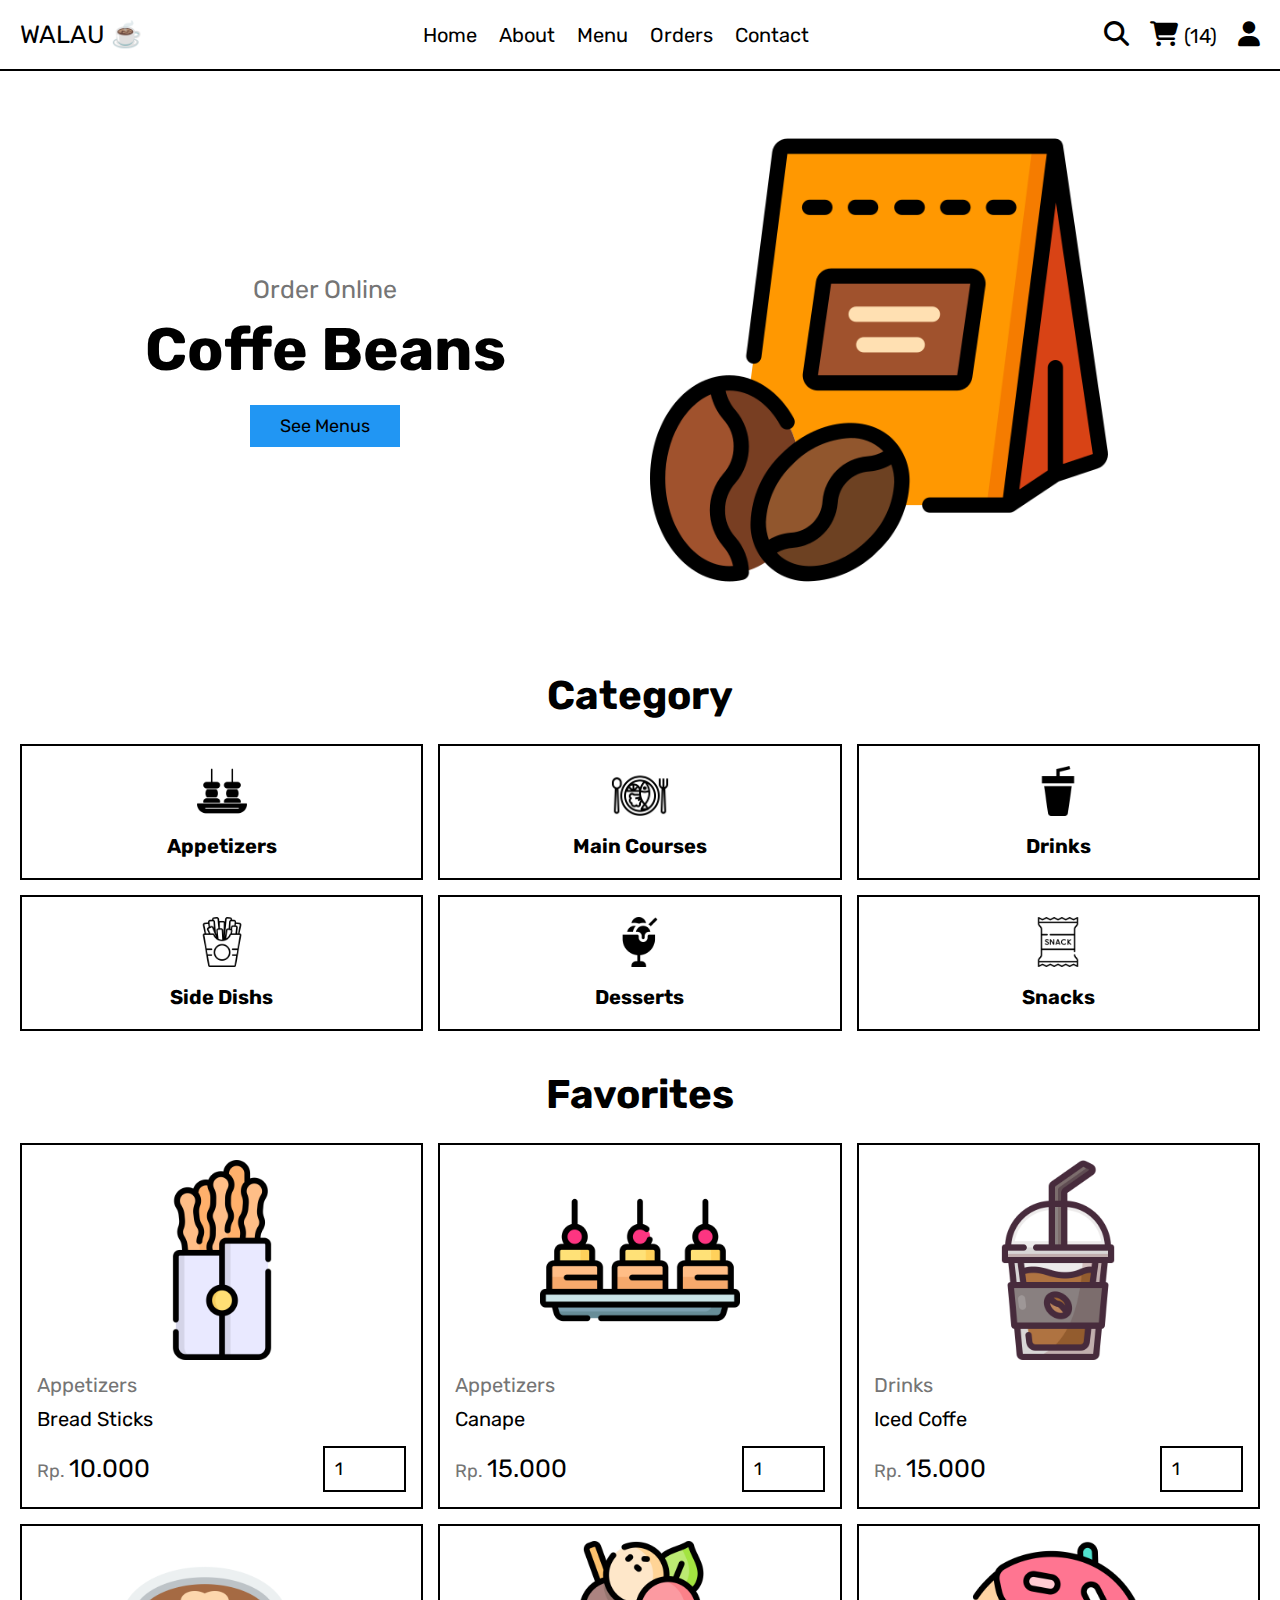
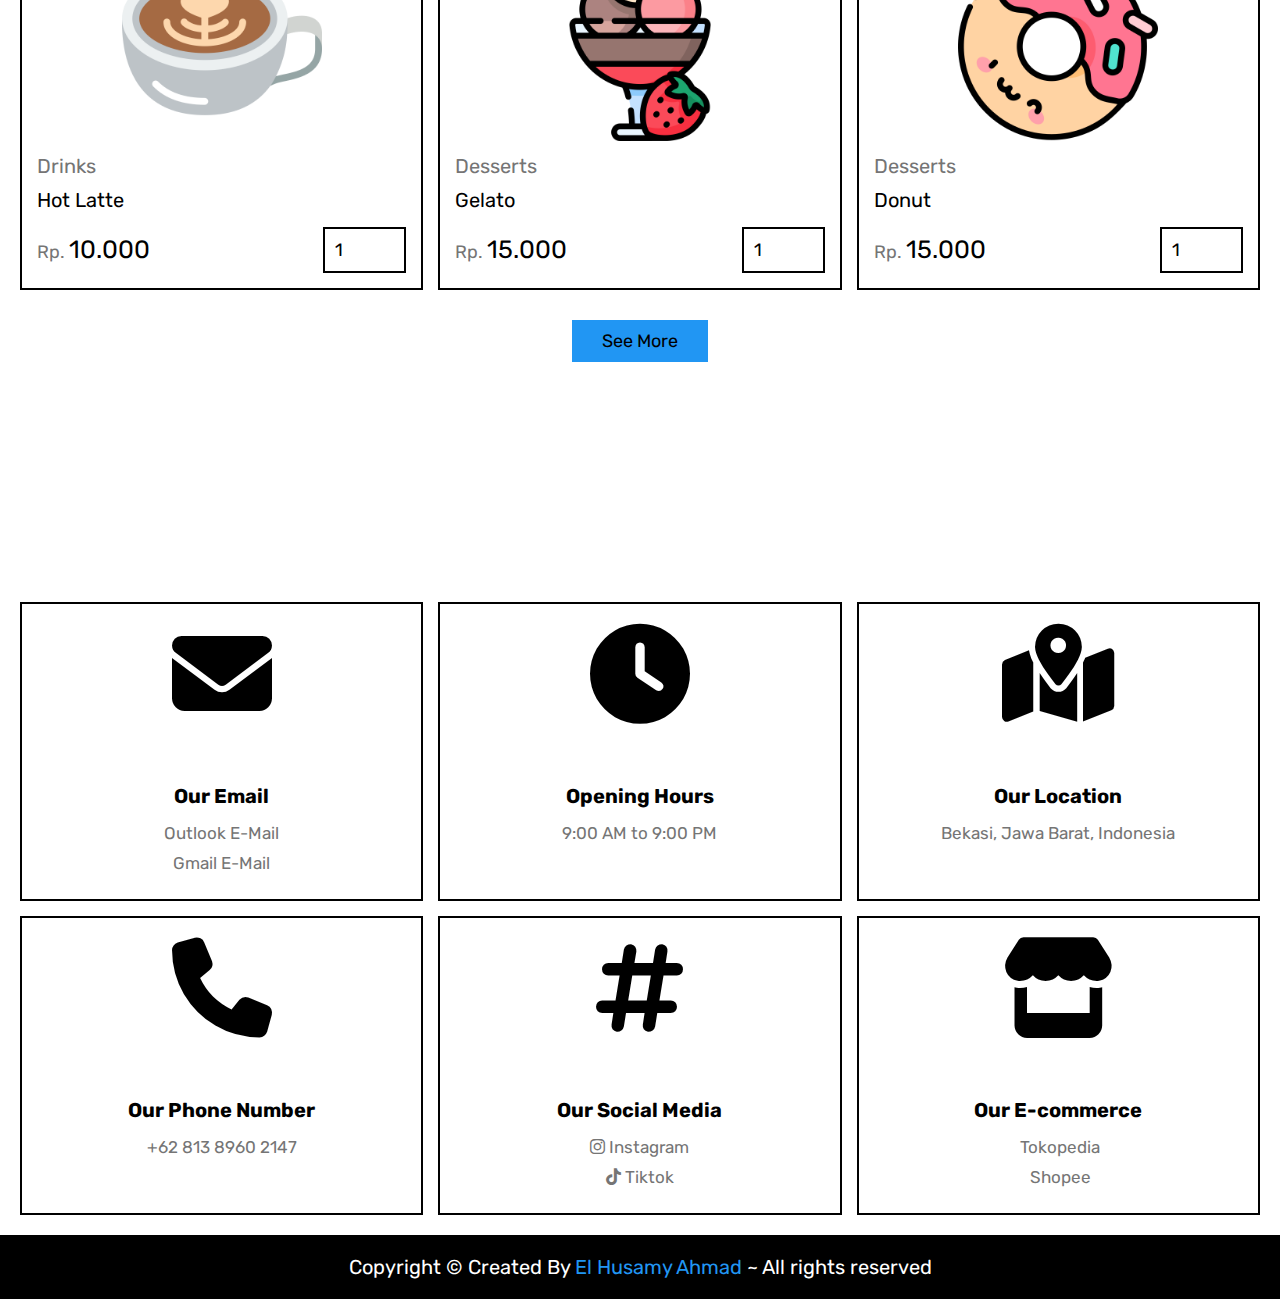
<file: index.html>
<!DOCTYPE html>
<html lang="en">
<head>
    <meta charset="UTF-8">
    <meta http-equiv="X-UA-Compatible" content="IE=edge">
    <meta name="viewport" content="width=device-width, initial-scale=1.0">
    <title>WALAU</title>
    <link rel="icon" type="image/x-icon" href="img/header/coffee-beanss.png">

    <!-- custom css -->
    <link rel="stylesheet" href="css/style.css">

    <!-- font-awesome -->
    <link rel="stylesheet" href="https://cdnjs.cloudflare.com/ajax/libs/font-awesome/6.3.0/css/all.min.css">

</head>
<body>
    
    <!-- header start -->

    <header class="header">

        <section class="flex">

            <a href="index.html" class="logo">WALAU ☕</a>

            <nav class="navbar">

                <ul>
                    <li><a href="index.html">Home</a></li>

                    <li class="dropdown">
                        <a href="about.html" class="dropbtn">About</a>
                        <div class="dropdown-content">
                            <a href="about.html#wcu?">Why choose us ? </a>
                            <a href="about.html#vid">Our Video</a>
                            <a href="about.html#es">Easy Steps To Order</a>
                            <a href="about.html#rvw">Customer's Review</a>
                        </div>
                    </li>
                   
                    <li><a href="menu.html">Menu</a></li>
                    <li><a href="orders.html">Orders</a></li>
                    <li><a href="contact.html">Contact</a></li>
                </ul>
            
            </nav>

            <div class="icons">

                <!-- Pa Satria saya izin menggunakan icon, karena kalo img di hover ga berubah warnanya, terimakasih -->

                <a href="search.html">
                    <i class="fas fa-search"></i>
                    <!-- <img class="svg" src="img/header/magnifying-glass-solid.svg" alt=""> -->
                    <!-- <img class="svg" src="gambar.svg"> -->

                </a>
                <a href="cart.html">
                    <i class="fas fa-shopping-cart"></i>
                    <!-- <img src="img/header/cart-shopping-solid.svg" alt=""> -->
                    <span>(14)</span>
                </a>
                <div id="user-btn" class="fas fa-user"></div>
                <!-- <div id="user-btn"></div> -->
                <div id="menu-btn" class="fas fa-bars"></div>

            </div>

            <div class="profile">

                <p class="name">WALAU</p>
                <div class="flex">

                    <a href="profile.html" class="tombol">Profile</a>
                    <a href="#" class="delete-btn">Logout</a>

                </div>
                <p class="account"><a href="login.html">Login</a> or <a href="register.html">Register</a></p>

            </div>

        </section>

    </header>

    <!-- header end -->

    <!-- pembuka start -->

    <section class="pembuka">

        <main class="pembuka-slider">

            <div class="s">

                <div class="slider">

                    <div class="isi-slider">
                        <span>Order Online</span>
                        <h3>Coffe Beans</h3>
                        <a href="menu.html" class="tombol">See menus</a>
                    </div>

                    <div class="gambar">
                        <img src="img/pembuka/beans.png" alt="">
                    </div>

                </div>

            </div>

        </main>

    </section>

    <!-- pembuka end -->

    <!-- kategori start -->

    <section class="kategori">

        <h1 class="judul">Category</h1>

        <div class="box-kategori">

            <a href="#" class="box">
                <img src="img/kategori/appetizer.png" alt="">
                <h3>Appetizers</h3>
            </a>

            <a href="#" class="box">
                <img src="img/kategori/course2.png" alt="">
                <h3>Main Courses</h3>
            </a>

            <a href="#" class="box">
                <img src="img/kategori/soft-drink.png" alt="">
                <h3>Drinks</h3>
            </a>

            <a href="#" class="box">
                <img src="img/kategori/fried-potatoes.png" alt="">
                <h3>Side Dishs</h3>
            </a>

            <a href="#" class="box">
                <img src="img/kategori/ice-cream-cup.png" alt="">
                <h3>Desserts</h3>
            </a>

            <a href="#" class="box">
                <img src="img/kategori/snack.png" alt="">
                <h3>Snacks</h3>
            </a>

        </div>

    </section>

    <!-- kategori end -->

    <!-- produk start -->

    <section class="favorit">

        <h1 class="judul">Favorites</h1>

        <!-- class="box-produk" -->
        <div class="box-favorit">

            <form action="" method="post" class="box">

                <button type="submit" class="fas fa-eye" name="lihat"></button>
                <button type="submit" class="fas fa-shopping-cart" name="keranjang"></button>
                <img src="img/produk/breadsticks.png" alt="">
                <a href="#" class="katgori">Appetizers</a>
                <div class="nama">Bread Sticks</div>
                <div class="flex">

                    <div class="harga"><span>Rp. </span>10.000</div>
                    <input type="number" name="qty" class="qty" min="1" max="99" value="1" onkeypress="if(this.value.length == 2) return false;">

                </div>

            </form>

            <form action="" method="post" class="box">

                <button type="submit" class="fas fa-eye" name="lihat"></button>
                <button type="submit" class="fas fa-shopping-cart" name="keranjang"></button>
                <img src="img/produk/canape.png" alt="">
                <a href="#" class="katgori">Appetizers</a>
                <div class="nama">Canape</div>
                <div class="flex">

                    <div class="harga"><span>Rp. </span>15.000</div>
                    <input type="number" name="qty" class="qty" min="1" max="99" value="1" onkeypress="if(this.value.length == 2) return false;">

                </div>
                
            </form>

            <form action="" method="post" class="box">

                <button type="submit" class="fas fa-eye" name="lihat"></button>
                <button type="submit" class="fas fa-shopping-cart" name="keranjang"></button>
                <img src="img/pembuka/iced-coffee.png" alt="">
                <a href="#" class="katgori">Drinks</a>
                <div class="nama">Iced Coffe</div>
                <div class="flex">

                    <div class="harga"><span>Rp. </span>15.000</div>
                    <input type="number" name="qty" class="qty" min="1" max="99" value="1" onkeypress="if(this.value.length == 2) return false;">

                </div>
                
            </form>

            <form action="" method="post" class="box">

                <button type="submit" class="fas fa-eye" name="lihat"></button>
                <button type="submit" class="fas fa-shopping-cart" name="keranjang"></button>
                <img src="img/pembuka/latte.png" alt="">
                <a href="#" class="katgori">Drinks</a>
                <div class="nama">Hot Latte</div>
                <div class="flex">

                    <div class="harga"><span>Rp. </span>10.000</div>
                    <input type="number" name="qty" class="qty" min="1" max="99" value="1" onkeypress="if(this.value.length == 2) return false;">

                </div>
                
            </form>

            <form action="" method="post" class="box">

                <button type="submit" class="fas fa-eye" name="lihat"></button>
                <button type="submit" class="fas fa-shopping-cart" name="keranjang"></button>
                <img src="img/produk/gelato.png" alt="">
                <a href="#" class="katgori">Desserts</a>
                <div class="nama">Gelato</div>
                <div class="flex">

                    <div class="harga"><span>Rp. </span>15.000</div>
                    <input type="number" name="qty" class="qty" min="1" max="99" value="1" onkeypress="if(this.value.length == 2) return false;">

                </div>
                
            </form>

            <form action="" method="post" class="box">

                <button type="submit" class="fas fa-eye" name="lihat"></button>
                <button type="submit" class="fas fa-shopping-cart" name="keranjang"></button>
                <img src="img/produk/donut.png" alt="">
                <a href="#" class="katgori">Desserts</a>
                <div class="nama">Donut</div>
                <div class="flex">

                    <div class="harga"><span>Rp. </span>15.000</div>
                    <input type="number" name="qty" class="qty" min="1" max="99" value="1" onkeypress="if(this.value.length == 2) return false;">

                </div>
                
            </form>

        </div>

        <div class="tombol-more">
            <a href="menu.html" class="tombol">See More</a>
        </div>

    </section>

    <!-- produk end -->
    
    <!-- footer start -->

    <footer class="footer">

        <section class="grid">

            <div class="box">

                <div id="footericon" class="fas fa-envelope"></div>
                <h3>Our Email</h3>
                <a href="mailto:elhusamyahmad@outlook.com">Outlook E-Mail</a>
                <a href="mailto:elhusamyahmadsamsam@google.com">Gmail E-Mail</a>


            </div>

            <div class="box">

                <div id="footericon" class="fas fa-clock"></div>
                <h3>Opening Hours</h3>
                <p>9:00 AM to 9:00 PM</p>

            </div>

            <div class="box">

                <!-- <div id="footericon" class="fas fa-map"></div> -->
                <!-- <div id="footericon" class="fas fa-location-dot"></div> -->
                <div id="footericon" class="fas fa-map-location-dot"></div>

                <h3>Our Location</h3>
                <a href="#">Bekasi, Jawa Barat, Indonesia</a>
                

            </div>

            <div class="box">

                <div id="footericon" class="fas fa-phone"></div>
                <h3>Our Phone Number</h3>
                <a href="tel:+6281389602147">+62 813 8960 2147</a>
                

            </div>

            <div class="box">

                <div id="footericon" class="fas fa-hashtag"></div>
                <h3>Our Social Media</h3>
                <a href="https://www.instagram.com/husaels/" target="_blank"><i class="fa-brands fa-instagram"></i> Instagram</a>
                <a href="#" target="_blank"><i class="fa-brands fa-tiktok"></i> Tiktok</a>
                <!-- <a href="#">Twitter</a> -->
                

            </div>

            <div class="box">

                <div id="footericon" class="fas fa-store"></div>
                <h3>Our E-commerce</h3>
                <a href="#" target="_blank"><i class="fa-brands fa-"></i> Tokopedia</a>
                <a href="#" target="_blank"><i class="fa-brands fa-"></i> Shopee</a>
                <!-- <a href="#">Twitter</a> -->
                

            </div>

        </section>
        
        <div class="credit">Copyright &copy; Created By <span>El Husamy Ahmad</span> ~ All rights reserved</div>

    </footer>

    <!-- footer end -->





































    <!-- custom js -->
    <script src="js/script.js"></script>

</body>
</html>
</file>
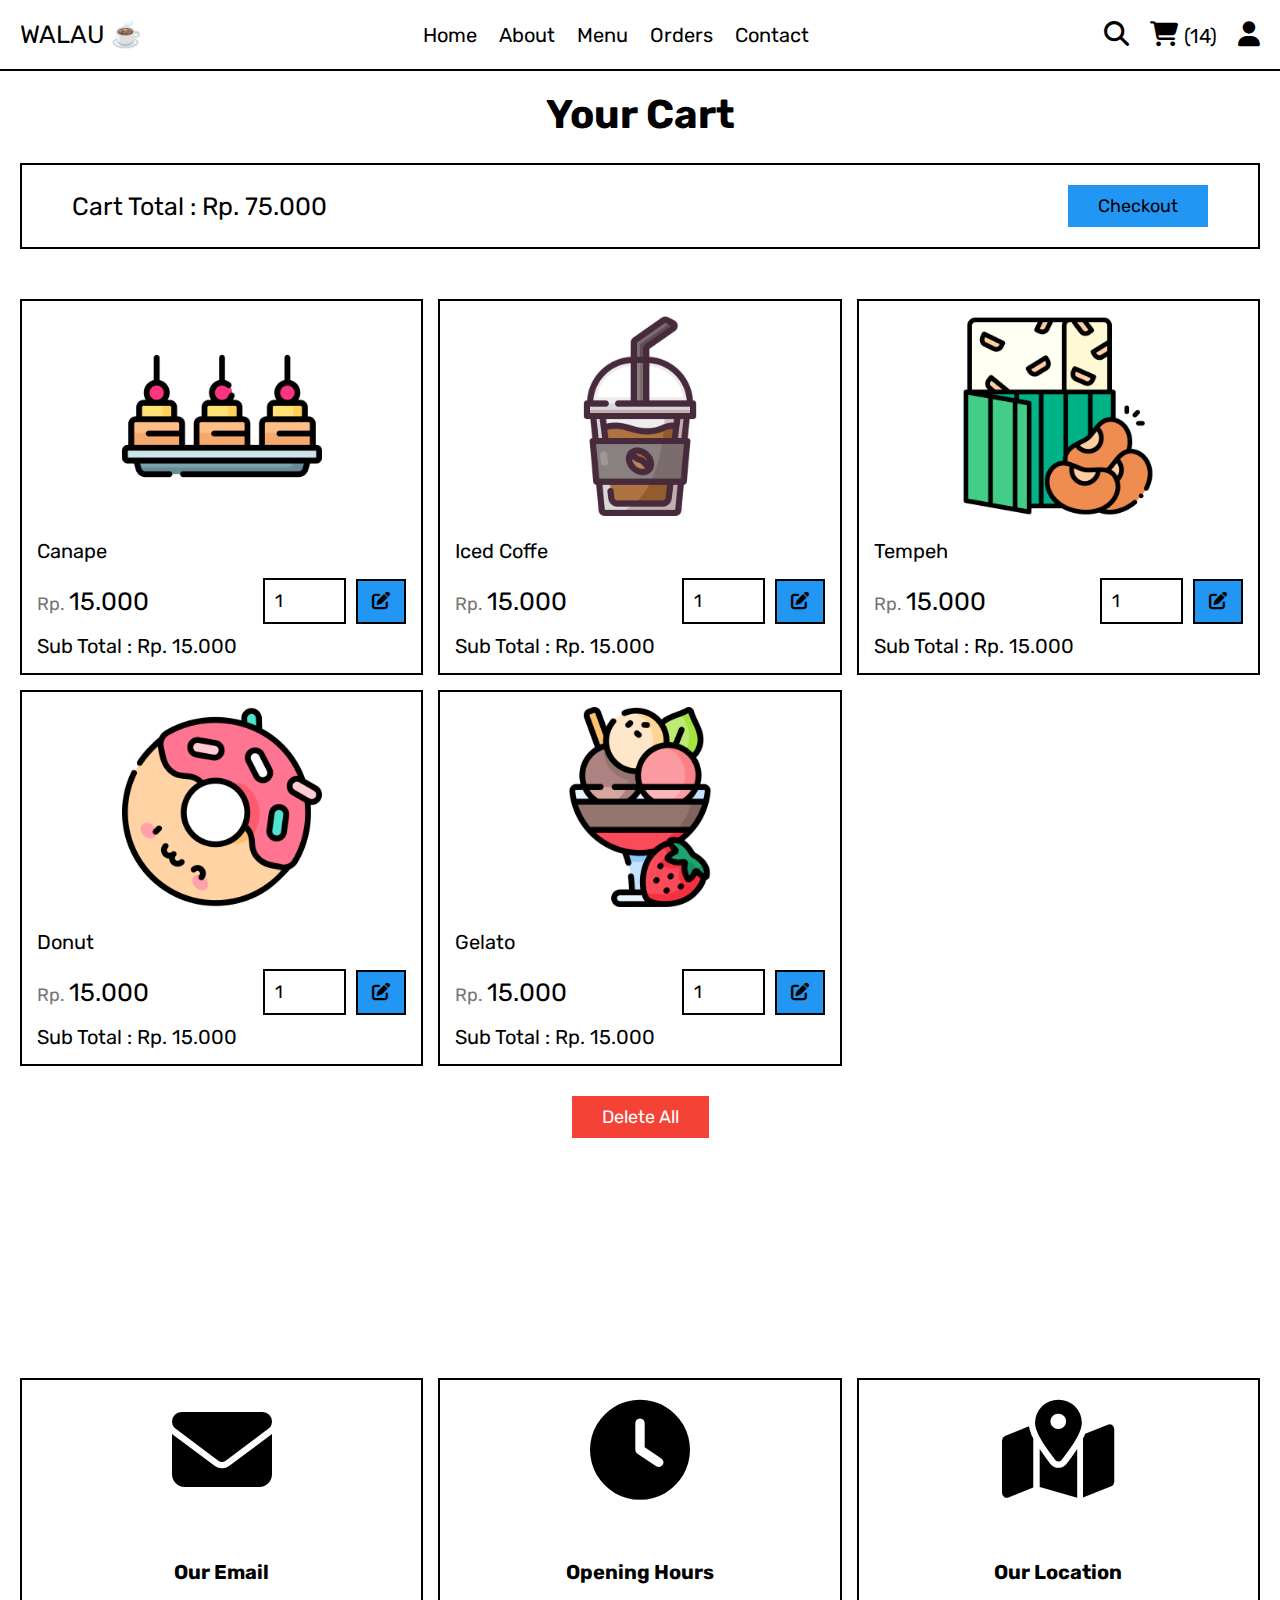
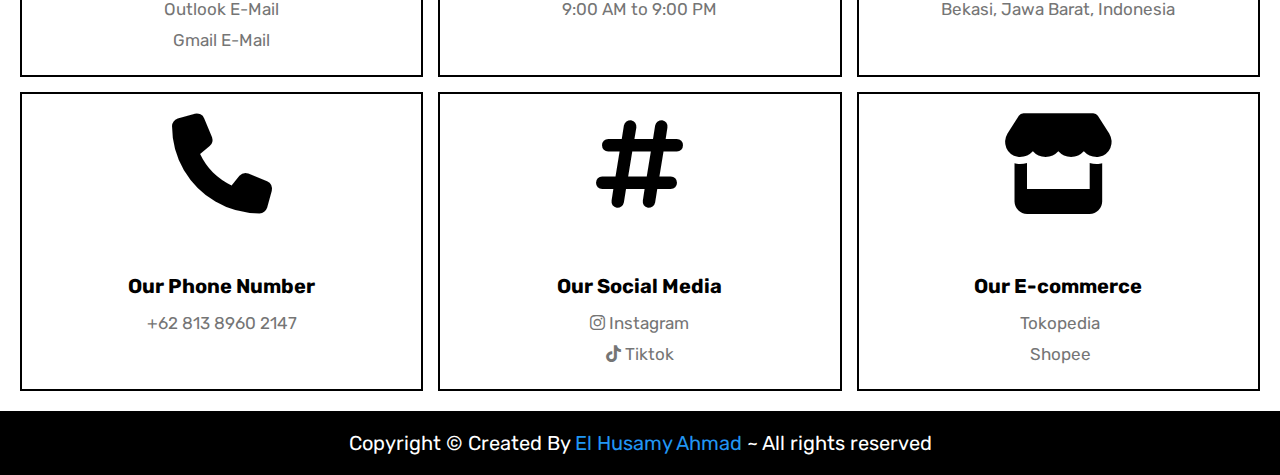
<file: cart.html>
<!DOCTYPE html>
<html lang="en">

<head>
    <meta charset="UTF-8">
    <meta http-equiv="X-UA-Compatible" content="IE=edge">
    <meta name="viewport" content="width=device-width, initial-scale=1.0">
    <title>WALAU</title>
    <link rel="icon" type="image/x-icon" href="img/header/coffee-beanss.png">

    <!-- custom css -->
    <link rel="stylesheet" href="css/style.css">

    <!-- font-awesome -->
    <link rel="stylesheet" href="https://cdnjs.cloudflare.com/ajax/libs/font-awesome/6.3.0/css/all.min.css">

</head>

<body>

    <!-- header start -->

    <header class="header">

        <section class="flex">

            <a href="index.html" class="logo">WALAU ☕</a>

            <nav class="navbar">

                <ul>
                    <li><a href="index.html">Home</a></li>

                    <li class="dropdown">
                        <a href="about.html" class="dropbtn">About</a>
                        <div class="dropdown-content">
                            <a href="about.html#wcu?">Why choose us ? </a>
                            <a href="about.html#vid">Our Video</a>
                            <a href="about.html#es">Easy Steps To Order</a>
                            <a href="about.html#rvw">Customer's Review</a>
                        </div>
                    </li>

                    <li><a href="menu.html">Menu</a></li>
                    <li><a href="orders.html">Orders</a></li>
                    <li><a href="contact.html">Contact</a></li>
                </ul>

            </nav>

            <div class="icons">

                <!-- Pa Satria saya izin menggunakan icon, karena kalo img di hover ga berubah warnanya, terimakasih -->

                <a href="search.html">
                    <i class="fas fa-search"></i>
                    <!-- <img class="svg" src="img/header/magnifying-glass-solid.svg" alt=""> -->
                    <!-- <img class="svg" src="gambar.svg"> -->

                </a>
                <a href="cart.html">
                    <i class="fas fa-shopping-cart"></i>
                    <!-- <img src="img/header/cart-shopping-solid.svg" alt=""> -->
                    <span>(14)</span>
                </a>
                <div id="user-btn" class="fas fa-user"></div>
                <!-- <div id="user-btn"></div> -->
                <div id="menu-btn" class="fas fa-bars"></div>

            </div>

            <div class="profile">

                <p class="name">WALAU</p>
                <div class="flex">

                    <a href="profile.html" class="tombol">Profile</a>
                    <a href="#" class="delete-btn">Logout</a>

                </div>
                <p class="account"><a href="login.html">Login</a> or <a href="register.html">Register</a></p>

            </div>

        </section>

    </header>

    <!-- header end -->

    <!-- keranjang belanja start -->

    <section class="favorit">

        <h1 class="judul">Your Cart</h1>

        <div class="total-keranjang">

            <p>Cart Total : <span>Rp. 75.000</span></p>
            <a href="checkout.html" class="tombol">Checkout</a>

        </div>

        <div class="box-favorit">


            <form action="" method="post" class="box">

                <button type="submit" class="fas fa-eye" name="lihat"></button>
                <button type="submit" class="fas fa-times" name="hapus" onclick="return confirm('Are You Sure Want To Delete This ?')"></button>
                <img src="img/produk/canape.png" alt="">
                <div class="nama">Canape</div>
                <div class="flex">

                    <div class="harga"><span>Rp. </span>15.000</div>
                    <input type="number" name="qty" class="qty" min="1" max="99" value="1" onkeypress="if(this.value.length == 2) return false;">
                    <button type="submit" class="fas fa-edit"></button>

                </div>

                <div class="sub-jumlah">Sub Total : <span>Rp. </span>15.000</div>

            </form>

            <form action="" method="post" class="box">

                <button type="submit" class="fas fa-eye" name="lihat"></button>
                <button type="submit" class="fas fa-times" name="hapus" onclick="return confirm('Are You Sure Want To Delete This ?')"></button>
                <img src="img/pembuka/iced-coffee.png" alt="">
                <div class="nama">Iced Coffe</div>
                <div class="flex">

                    <div class="harga"><span>Rp. </span>15.000</div>
                    <input type="number" name="qty" class="qty" min="1" max="99" value="1" onkeypress="if(this.value.length == 2) return false;">
                    <button type="submit" class="fas fa-edit"></button>

                </div>

                <div class="sub-jumlah">Sub Total : <span>Rp. </span>15.000</div>

            </form>

            <form action="" method="post" class="box">

                <button type="submit" class="fas fa-eye" name="lihat"></button>
                <button type="submit" class="fas fa-times" name="hapus" onclick="return confirm('Are You Sure Want To Delete This ?')"></button>
                <img src="img/produk/tempeh.png" alt="">
                <div class="nama">Tempeh</div>
                <div class="flex">

                    <div class="harga"><span>Rp. </span>15.000</div>
                    <input type="number" name="qty" class="qty" min="1" max="99" value="1" onkeypress="if(this.value.length == 2) return false;">
                    <button type="submit" class="fas fa-edit"></button>

                </div>

                <div class="sub-jumlah">Sub Total : <span>Rp. </span>15.000</div>

            </form>

          

            <form action="" method="post" class="box">

                <button type="submit" class="fas fa-eye" name="lihat"></button>
                <button type="submit" class="fas fa-times" name="hapus" onclick="return confirm('Are You Sure Want To Delete This ?')"></button>
                <img src="img/produk/donut.png" alt="">
                <div class="nama">Donut</div>
                <div class="flex">

                    <div class="harga"><span>Rp. </span>15.000</div>
                    <input type="number" name="qty" class="qty" min="1" max="99" value="1" onkeypress="if(this.value.length == 2) return false;">
                    <button type="submit" class="fas fa-edit"></button>

                </div>

                <div class="sub-jumlah">Sub Total : <span>Rp. </span>15.000</div>

            </form>


            <form action="" method="post" class="box">

                <button type="submit" class="fas fa-eye" name="lihat"></button>
                <button type="submit" class="fas fa-times" name="hapus" onclick="return confirm('Are You Sure Want To Delete This ?')"></button>
                <img src="img/produk/gelato.png" alt="">
                <div class="nama">Gelato</div>
                <div class="flex">

                    <div class="harga"><span>Rp. </span>15.000</div>
                    <input type="number" name="qty" class="qty" min="1" max="99" value="1" onkeypress="if(this.value.length == 2) return false;">
                    <button type="submit" class="fas fa-edit"></button>

                </div>

                <div class="sub-jumlah">Sub Total : <span>Rp. </span>15.000</div>

            </form>

            
        

        </div>

        <div class="tombol-more">

            <form action="" method="post">

                <button type="submit" class="delete-btn" name="hapus _semua" onclick="return confirm('Are You Sure Want To Delete All ?')"> Delete All</button>

            </form>

        </div>

    </section>



    <!-- keranjang belanja end -->

    <!-- footer start -->

    <footer class="footer">

        <section class="grid">

            <div class="box">

                <div id="footericon" class="fas fa-envelope"></div>
                <h3>Our Email</h3>
                <a href="mailto:elhusamyahmad@outlook.com">Outlook E-Mail</a>
                <a href="mailto:elhusamyahmadsamsam@google.com">Gmail E-Mail</a>


            </div>

            <div class="box">

                <div id="footericon" class="fas fa-clock"></div>
                <h3>Opening Hours</h3>
                <p>9:00 AM to 9:00 PM</p>

            </div>

            <div class="box">

                <!-- <div id="footericon" class="fas fa-map"></div> -->
                <!-- <div id="footericon" class="fas fa-location-dot"></div> -->
                <div id="footericon" class="fas fa-map-location-dot"></div>

                <h3>Our Location</h3>
                <a href="#">Bekasi, Jawa Barat, Indonesia</a>


            </div>

            <div class="box">

                <div id="footericon" class="fas fa-phone"></div>
                <h3>Our Phone Number</h3>
                <a href="tel:+6281389602147">+62 813 8960 2147</a>


            </div>

            <div class="box">

                <div id="footericon" class="fas fa-hashtag"></div>
                <h3>Our Social Media</h3>
                <a href="https://www.instagram.com/husaels/" target="_blank"><i class="fa-brands fa-instagram"></i>
                    Instagram</a>
                <a href="#" target="_blank"><i class="fa-brands fa-tiktok"></i> Tiktok</a>
                <!-- <a href="#">Twitter</a> -->


            </div>

            <div class="box">

                <div id="footericon" class="fas fa-store"></div>
                <h3>Our E-commerce</h3>
                <a href="#" target="_blank"><i class="fa-brands fa-"></i> Tokopedia</a>
                <a href="#" target="_blank"><i class="fa-brands fa-"></i> Shopee</a>

            </div>

        </section>

        <div class="credit">Copyright &copy; Created By <span>El Husamy Ahmad</span> ~ All rights reserved</div>

    </footer>

    <!-- footer end -->















    <!-- custom js -->
    <script src="js/script.js"></script>

</body>

</html>
</file>
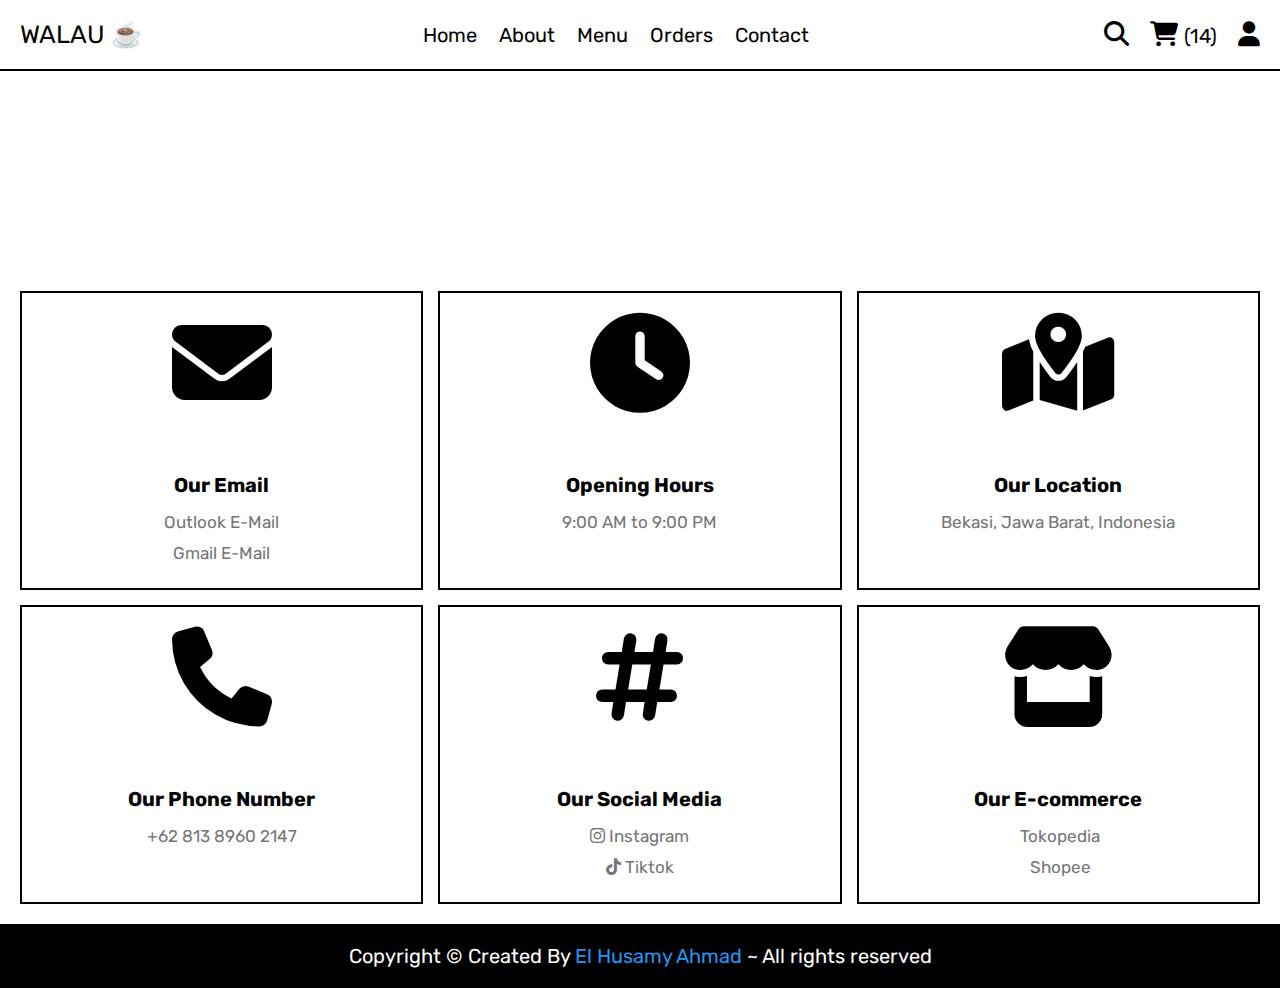
<file: checkout.html>
<!DOCTYPE html>
<html lang="en">
<head>
    <meta charset="UTF-8">
    <meta http-equiv="X-UA-Compatible" content="IE=edge">
    <meta name="viewport" content="width=device-width, initial-scale=1.0">
    <title>WALAU</title>
    <link rel="icon" type="image/x-icon" href="img/header/coffee-beanss.png">

    <!-- custom css -->
    <link rel="stylesheet" href="css/style.css">

    <!-- font-awesome -->
    <link rel="stylesheet" href="https://cdnjs.cloudflare.com/ajax/libs/font-awesome/6.3.0/css/all.min.css">

</head>
<body>
    
    <!-- header start -->

    <header class="header">

        <section class="flex">

            <a href="index.html" class="logo">WALAU ☕</a>

            <nav class="navbar">

                <ul>
                    <li><a href="index.html">Home</a></li>

                    <li class="dropdown">
                        <a href="about.html" class="dropbtn">About</a>
                        <div class="dropdown-content">
                            <a href="about.html#wcu?">Why choose us ? </a>
                            <a href="about.html#vid">Our Video</a>
                            <a href="about.html#es">Easy Steps To Order</a>
                            <a href="about.html#rvw">Customer's Review</a>
                        </div>
                    </li>
                   
                    <li><a href="menu.html">Menu</a></li>
                    <li><a href="orders.html">Orders</a></li>
                    <li><a href="contact.html">Contact</a></li>
                </ul>
            
            </nav>

            <div class="icons">

                <!-- Pa Satria saya izin menggunakan icon, karena kalo img di hover ga berubah warnanya, terimakasih -->

                <a href="search.html">
                    <i class="fas fa-search"></i>
                    <!-- <img class="svg" src="img/header/magnifying-glass-solid.svg" alt=""> -->
                    <!-- <img class="svg" src="gambar.svg"> -->

                </a>
                <a href="cart.html">
                    <i class="fas fa-shopping-cart"></i>
                    <!-- <img src="img/header/cart-shopping-solid.svg" alt=""> -->
                    <span>(14)</span>
                </a>
                <div id="user-btn" class="fas fa-user"></div>
                <!-- <div id="user-btn"></div> -->
                <div id="menu-btn" class="fas fa-bars"></div>

            </div>

            <div class="profile">

                <p class="name">WALAU</p>
                <div class="flex">

                    <a href="profile.html" class="tombol">Profile</a>
                    <a href="#" class="delete-btn">Logout</a>

                </div>
                <p class="account"><a href="login.html">Login</a> or <a href="register.html">Register</a></p>

            </div>

        </section>

    </header>

    <!-- header end -->


    <!--  -->

    
    <!-- footer start -->

    <footer class="footer">

        <section class="grid">

            <div class="box">

                <div id="footericon" class="fas fa-envelope"></div>
                <h3>Our Email</h3>
                <a href="mailto:elhusamyahmad@outlook.com">Outlook E-Mail</a>
                <a href="mailto:elhusamyahmadsamsam@google.com">Gmail E-Mail</a>


            </div>

            <div class="box">

                <div id="footericon" class="fas fa-clock"></div>
                <h3>Opening Hours</h3>
                <p>9:00 AM to 9:00 PM</p>

            </div>

            <div class="box">

                <!-- <div id="footericon" class="fas fa-map"></div> -->
                <!-- <div id="footericon" class="fas fa-location-dot"></div> -->
                <div id="footericon" class="fas fa-map-location-dot"></div>

                <h3>Our Location</h3>
                <a href="#">Bekasi, Jawa Barat, Indonesia</a>
                

            </div>

            <div class="box">

                <div id="footericon" class="fas fa-phone"></div>
                <h3>Our Phone Number</h3>
                <a href="tel:+6281389602147">+62 813 8960 2147</a>
                

            </div>

            <div class="box">

                <div id="footericon" class="fas fa-hashtag"></div>
                <h3>Our Social Media</h3>
                <a href="https://www.instagram.com/husaels/" target="_blank"><i class="fa-brands fa-instagram"></i> Instagram</a>
                <a href="#" target="_blank"><i class="fa-brands fa-tiktok"></i> Tiktok</a>
                <!-- <a href="#">Twitter</a> -->
                

            </div>

            <div class="box">

                <div id="footericon" class="fas fa-store"></div>
                <h3>Our E-commerce</h3>
                <a href="#" target="_blank"><i class="fa-brands fa-"></i> Tokopedia</a>
                <a href="#" target="_blank"><i class="fa-brands fa-"></i> Shopee</a>
                
            </div>

        </section>
        
        <div class="credit">Copyright &copy; Created By <span>El Husamy Ahmad</span> ~ All rights reserved</div>

    </footer>

    <!-- footer end -->















    <!-- custom js -->
    <script src="js/script.js"></script>

</body>
</html>
</file>
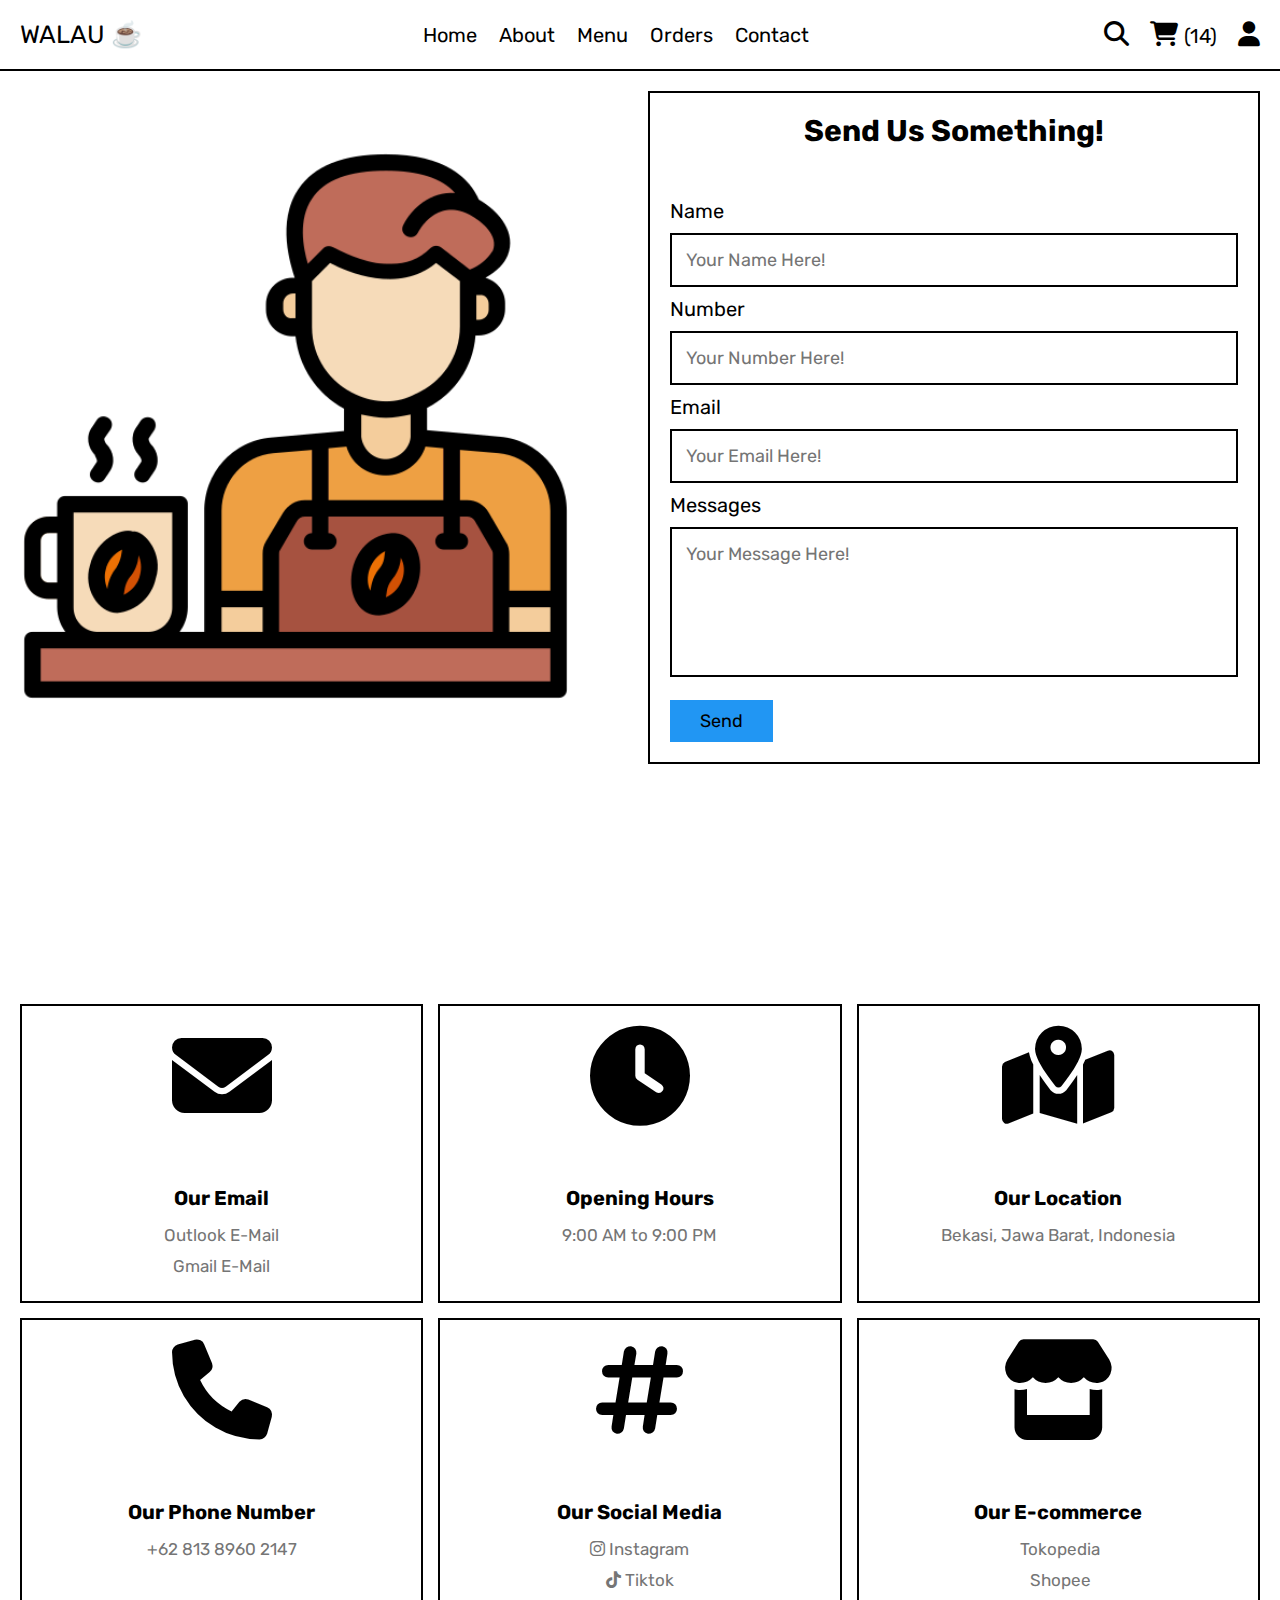
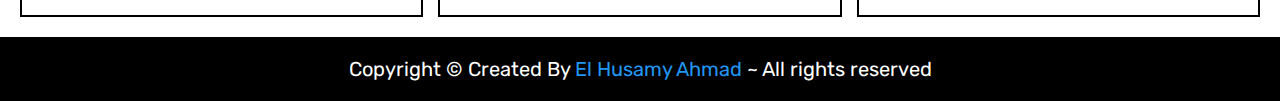
<file: contact.html>
<!DOCTYPE html>
<html lang="en">

<head>
    <meta charset="UTF-8">
    <meta http-equiv="X-UA-Compatible" content="IE=edge">
    <meta name="viewport" content="width=device-width, initial-scale=1.0">
    <title>WALAU</title>
    <link rel="icon" type="image/x-icon" href="img/header/coffee-beanss.png">

    <!-- custom css -->
    <link rel="stylesheet" href="css/style.css">

    <!-- font-awesome -->
    <link rel="stylesheet" href="https://cdnjs.cloudflare.com/ajax/libs/font-awesome/6.3.0/css/all.min.css">

</head>

<body>

    <!-- header start -->

    <header class="header">

        <section class="flex">

            <a href="index.html" class="logo">WALAU ☕</a>

            <nav class="navbar">

                <ul>
                    <li><a href="index.html">Home</a></li>

                    <li class="dropdown">
                        <a href="about.html" class="dropbtn">About</a>
                        <div class="dropdown-content">
                            <a href="about.html#wcu?">Why choose us ? </a>
                            <a href="about.html#vid">Our Video</a>
                            <a href="about.html#es">Easy Steps To Order</a>
                            <a href="about.html#rvw">Customer's Review</a>
                        </div>
                    </li>

                    <li><a href="menu.html">Menu</a></li>
                    <li><a href="orders.html">Orders</a></li>
                    <li><a href="contact.html">Contact</a></li>
                </ul>

            </nav>

            <div class="icons">

                <!-- Pa Satria saya izin menggunakan icon, karena kalo img di hover ga berubah warnanya, terimakasih -->

                <a href="search.html">
                    <i class="fas fa-search"></i>
                    <!-- <img class="svg" src="img/header/magnifying-glass-solid.svg" alt=""> -->
                    <!-- <img class="svg" src="gambar.svg"> -->

                </a>
                <a href="cart.html">
                    <i class="fas fa-shopping-cart"></i>
                    <!-- <img src="img/header/cart-shopping-solid.svg" alt=""> -->
                    <span>(14)</span>
                </a>
                <div id="user-btn" class="fas fa-user"></div>
                <!-- <div id="user-btn"></div> -->
                <div id="menu-btn" class="fas fa-bars"></div>

            </div>

            <div class="profile">

                <p class="name">WALAU</p>
                <div class="flex">

                    <a href="profile.html" class="tombol">Profile</a>
                    <a href="#" class="delete-btn">Logout</a>

                </div>
                <p class="account"><a href="login.html">Login</a> or <a href="register.html">Register</a></p>

            </div>

        </section>

    </header>

    <!-- header end -->


    <!-- contact start -->

    <section class="contact">

        <div class="row">

            <div class="gambar">

                <img src="img/contact/barista.png" alt="">

            </div>

            <form action="" method="post">
                <h3 class="judul">Send Us Something!</h3>
                <label for="nama">Name</label>
                <input type="text" id="nama" name="nama" maxlength="100" class="box" placeholder="Your Name Here!"
                    required>
                <label for="nomer">Number</label>
                <input type="number" id="nomer" name="nomer" min="0" max="9999999999999" class="box"
                    placeholder="Your Number Here!" required onkeypress="if(this.value.length == 13) return false;">
                <label for="email">Email</label>
                <input type="email" id="email" name="email" maxlength="100" class="box" placeholder="Your Email Here!" required>
                <label for="pesan">Messages</label>
                <textarea name="pesan" id="pesan" class="box" required placeholder="Your Message Here!" cols="30"
                    rows="10"></textarea>
                <input type="submit" value="Send" name="kirim" class="tombols">

            </form>

        </div>

    </section>

    <!-- contact end -->


    <!-- footer start -->

    <footer class="footer">

        <section class="grid">

            <div class="box">

                <div id="footericon" class="fas fa-envelope"></div>
                <h3>Our Email</h3>
                <a href="mailto:elhusamyahmad@outlook.com">Outlook E-Mail</a>
                <a href="mailto:elhusamyahmadsamsam@google.com">Gmail E-Mail</a>


            </div>

            <div class="box">

                <div id="footericon" class="fas fa-clock"></div>
                <h3>Opening Hours</h3>
                <p>9:00 AM to 9:00 PM</p>

            </div>

            <div class="box">

                <!-- <div id="footericon" class="fas fa-map"></div> -->
                <!-- <div id="footericon" class="fas fa-location-dot"></div> -->
                <div id="footericon" class="fas fa-map-location-dot"></div>

                <h3>Our Location</h3>
                <a href="#">Bekasi, Jawa Barat, Indonesia</a>


            </div>

            <div class="box">

                <div id="footericon" class="fas fa-phone"></div>
                <h3>Our Phone Number</h3>
                <a href="tel:+6281389602147">+62 813 8960 2147</a>


            </div>

            <div class="box">

                <div id="footericon" class="fas fa-hashtag"></div>
                <h3>Our Social Media</h3>
                <a href="https://www.instagram.com/husaels/" target="_blank"><i class="fa-brands fa-instagram"></i>
                    Instagram</a>
                <a href="#" target="_blank"><i class="fa-brands fa-tiktok"></i> Tiktok</a>
                <!-- <a href="#">Twitter</a> -->


            </div>

            <div class="box">

                <div id="footericon" class="fas fa-store"></div>
                <h3>Our E-commerce</h3>
                <a href="#" target="_blank"><i class="fa-brands fa-"></i> Tokopedia</a>
                <a href="#" target="_blank"><i class="fa-brands fa-"></i> Shopee</a>

            </div>

        </section>

        <div class="credit">Copyright &copy; Created By <span>El Husamy Ahmad</span> ~ All rights reserved</div>

    </footer>

    <!-- footer end -->















    <!-- custom js -->
    <script src="js/script.js"></script>

</body>

</html>
</file>
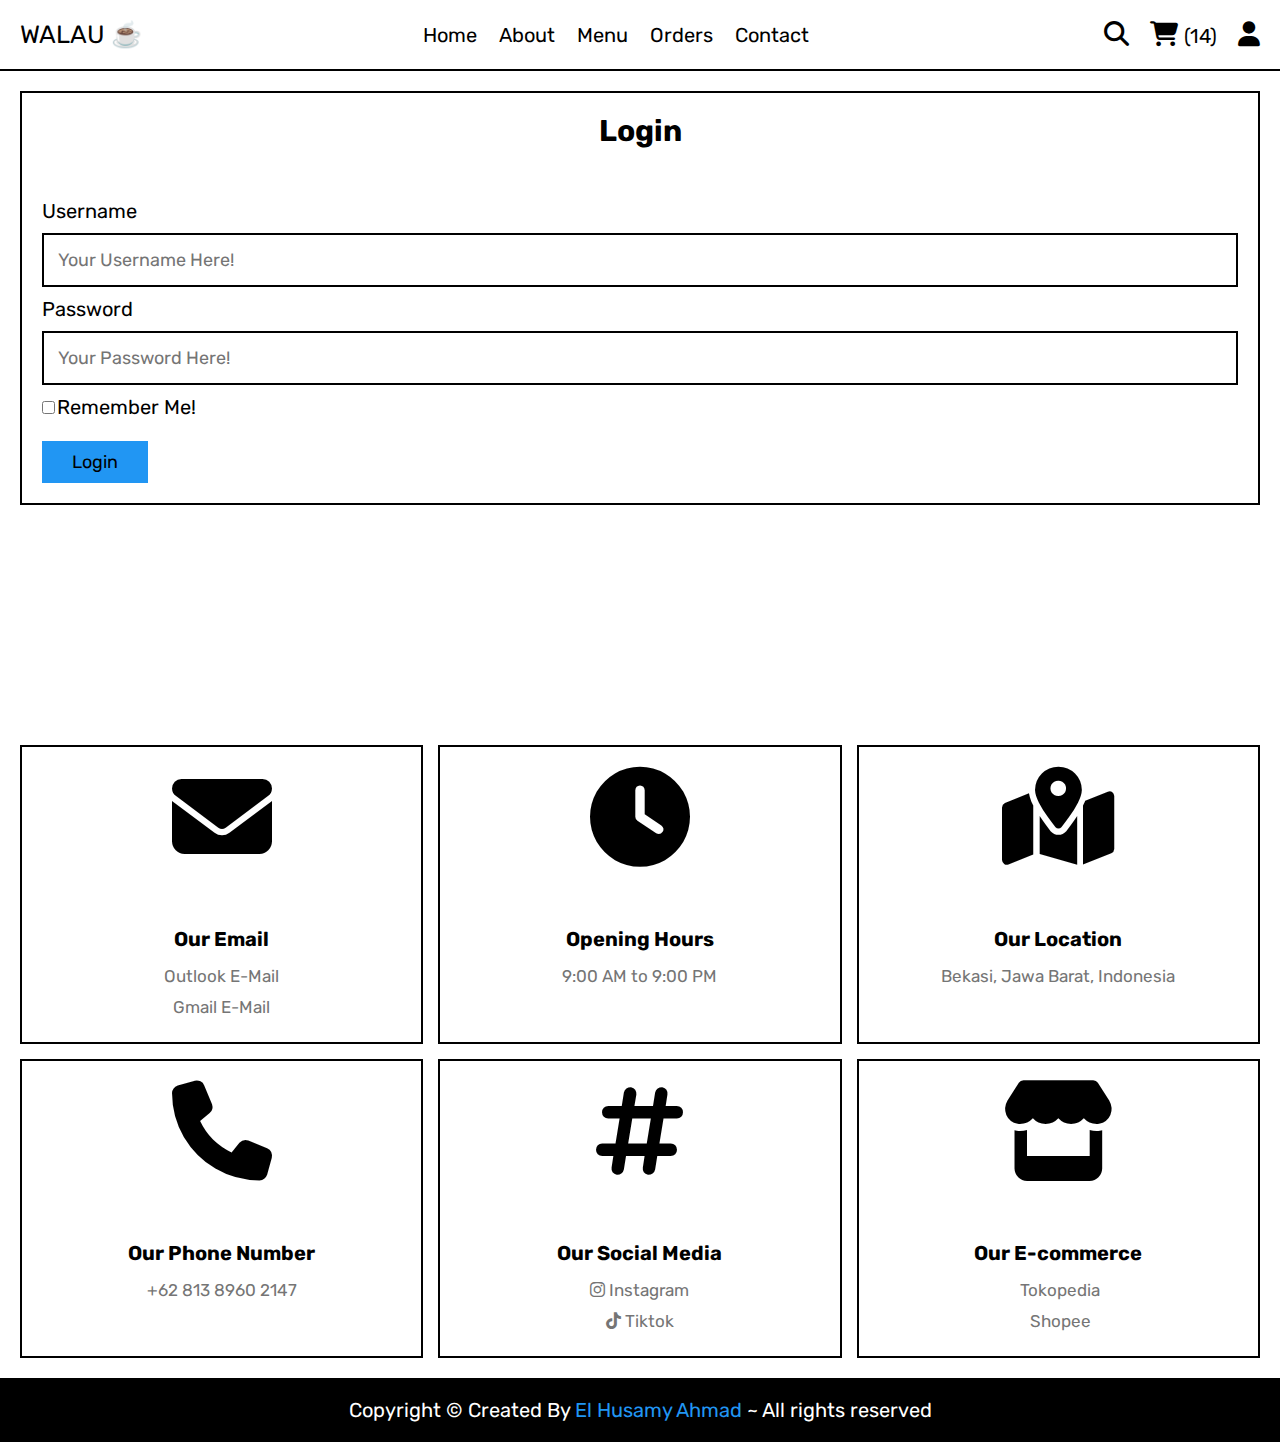
<file: login.html>
<!DOCTYPE html>
<html lang="en">
<head>
    <meta charset="UTF-8">
    <meta http-equiv="X-UA-Compatible" content="IE=edge">
    <meta name="viewport" content="width=device-width, initial-scale=1.0">
    <title>WALAU</title>
    <link rel="icon" type="image/x-icon" href="img/header/coffee-beanss.png">

    <!-- custom css -->
    <link rel="stylesheet" href="css/style.css">

    <!-- font-awesome -->
    <link rel="stylesheet" href="https://cdnjs.cloudflare.com/ajax/libs/font-awesome/6.3.0/css/all.min.css">

</head>
<body>
    
    <!-- header start -->

    <header class="header">

        <section class="flex">

            <a href="index.html" class="logo">WALAU ☕</a>

            <nav class="navbar">

                <ul>
                    <li><a href="index.html">Home</a></li>

                    <li class="dropdown">
                        <a href="about.html" class="dropbtn">About</a>
                        <div class="dropdown-content">
                            <a href="about.html#wcu?">Why choose us ? </a>
                            <a href="about.html#vid">Our Video</a>
                            <a href="about.html#es">Easy Steps To Order</a>
                            <a href="about.html#rvw">Customer's Review</a>
                        </div>
                    </li>
                   
                    <li><a href="menu.html">Menu</a></li>
                    <li><a href="orders.html">Orders</a></li>
                    <li><a href="contact.html">Contact</a></li>
                </ul>
            
            </nav>

            <div class="icons">

                <!-- Pa Satria saya izin menggunakan icon, karena kalo img di hover ga berubah warnanya, terimakasih -->

                <a href="search.html">
                    <i class="fas fa-search"></i>
                    <!-- <img class="svg" src="img/header/magnifying-glass-solid.svg" alt=""> -->
                    <!-- <img class="svg" src="gambar.svg"> -->

                </a>
                <a href="cart.html">
                    <i class="fas fa-shopping-cart"></i>
                    <!-- <img src="img/header/cart-shopping-solid.svg" alt=""> -->
                    <span>(14)</span>
                </a>
                <div id="user-btn" class="fas fa-user"></div>
                <!-- <div id="user-btn"></div> -->
                <div id="menu-btn" class="fas fa-bars"></div>

            </div>

            <div class="profile">

                <p class="name">WALAU</p>
                <div class="flex">

                    <a href="profile.html" class="tombol">Profile</a>
                    <a href="#" class="delete-btn">Logout</a>

                </div>
                <p class="account"><a href="login.html">Login</a> or <a href="register.html">Register</a></p>

            </div>

        </section>

    </header>

    <!-- header end -->

    <section class="contact">

        <div class="row">

            <!-- <div class="gambar">

                <img src="img/contact/barista.png" alt="">

            </div> -->

            <form action="" method="post">
                <h3 class="judul">Login</h3>
                <label for="username">Username</label>
                <input type="text" id="username" name="usernama" maxlength="100" class="box" placeholder="Your Username Here!"
                    required>
                <label for="password">Password</label>
                <input type="password" id="password" name="password" maxlength="100" class="box"
                    placeholder="Your Password Here!" required>
                <!-- <label for="email">Email</label>
                <input type="email" id="email" name="email" maxlength="100" class="box" placeholder="Your Email Here!" required>
                <label for="pesan">Messages</label>
                <textarea name="pesan" id="pesan" class="box" required placeholder="Your Message Here!" cols="30"
                    rows="10"></textarea> -->
                    
                <input type="checkbox" id="checkbox" name="checkbox" class="">
                <label for="checkbox">Remember Me!</label> 
                <br>
                <br>
                <input type="submit" value="Login" name="kirim" class="tombol">

            </form>

        </div>

    </section>

    
    <!-- footer start -->

    <footer class="footer">

        <section class="grid">

            <div class="box">

                <div id="footericon" class="fas fa-envelope"></div>
                <h3>Our Email</h3>
                <a href="mailto:elhusamyahmad@outlook.com">Outlook E-Mail</a>
                <a href="mailto:elhusamyahmadsamsam@google.com">Gmail E-Mail</a>


            </div>

            <div class="box">

                <div id="footericon" class="fas fa-clock"></div>
                <h3>Opening Hours</h3>
                <p>9:00 AM to 9:00 PM</p>

            </div>

            <div class="box">

                <!-- <div id="footericon" class="fas fa-map"></div> -->
                <!-- <div id="footericon" class="fas fa-location-dot"></div> -->
                <div id="footericon" class="fas fa-map-location-dot"></div>

                <h3>Our Location</h3>
                <a href="#">Bekasi, Jawa Barat, Indonesia</a>
                

            </div>

            <div class="box">

                <div id="footericon" class="fas fa-phone"></div>
                <h3>Our Phone Number</h3>
                <a href="tel:+6281389602147">+62 813 8960 2147</a>
                

            </div>

            <div class="box">

                <div id="footericon" class="fas fa-hashtag"></div>
                <h3>Our Social Media</h3>
                <a href="https://www.instagram.com/husaels/" target="_blank"><i class="fa-brands fa-instagram"></i> Instagram</a>
                <a href="#" target="_blank"><i class="fa-brands fa-tiktok"></i> Tiktok</a>
                <!-- <a href="#">Twitter</a> -->
                

            </div>

            <div class="box">

                <div id="footericon" class="fas fa-store"></div>
                <h3>Our E-commerce</h3>
                <a href="#" target="_blank"><i class="fa-brands fa-"></i> Tokopedia</a>
                <a href="#" target="_blank"><i class="fa-brands fa-"></i> Shopee</a>
                
            </div>

        </section>
        
        <div class="credit">Copyright &copy; Created By <span>El Husamy Ahmad</span> ~ All rights reserved</div>

    </footer>

    <!-- footer end -->















    <!-- custom js -->
    <script src="js/script.js"></script>

</body>
</html>
</file>
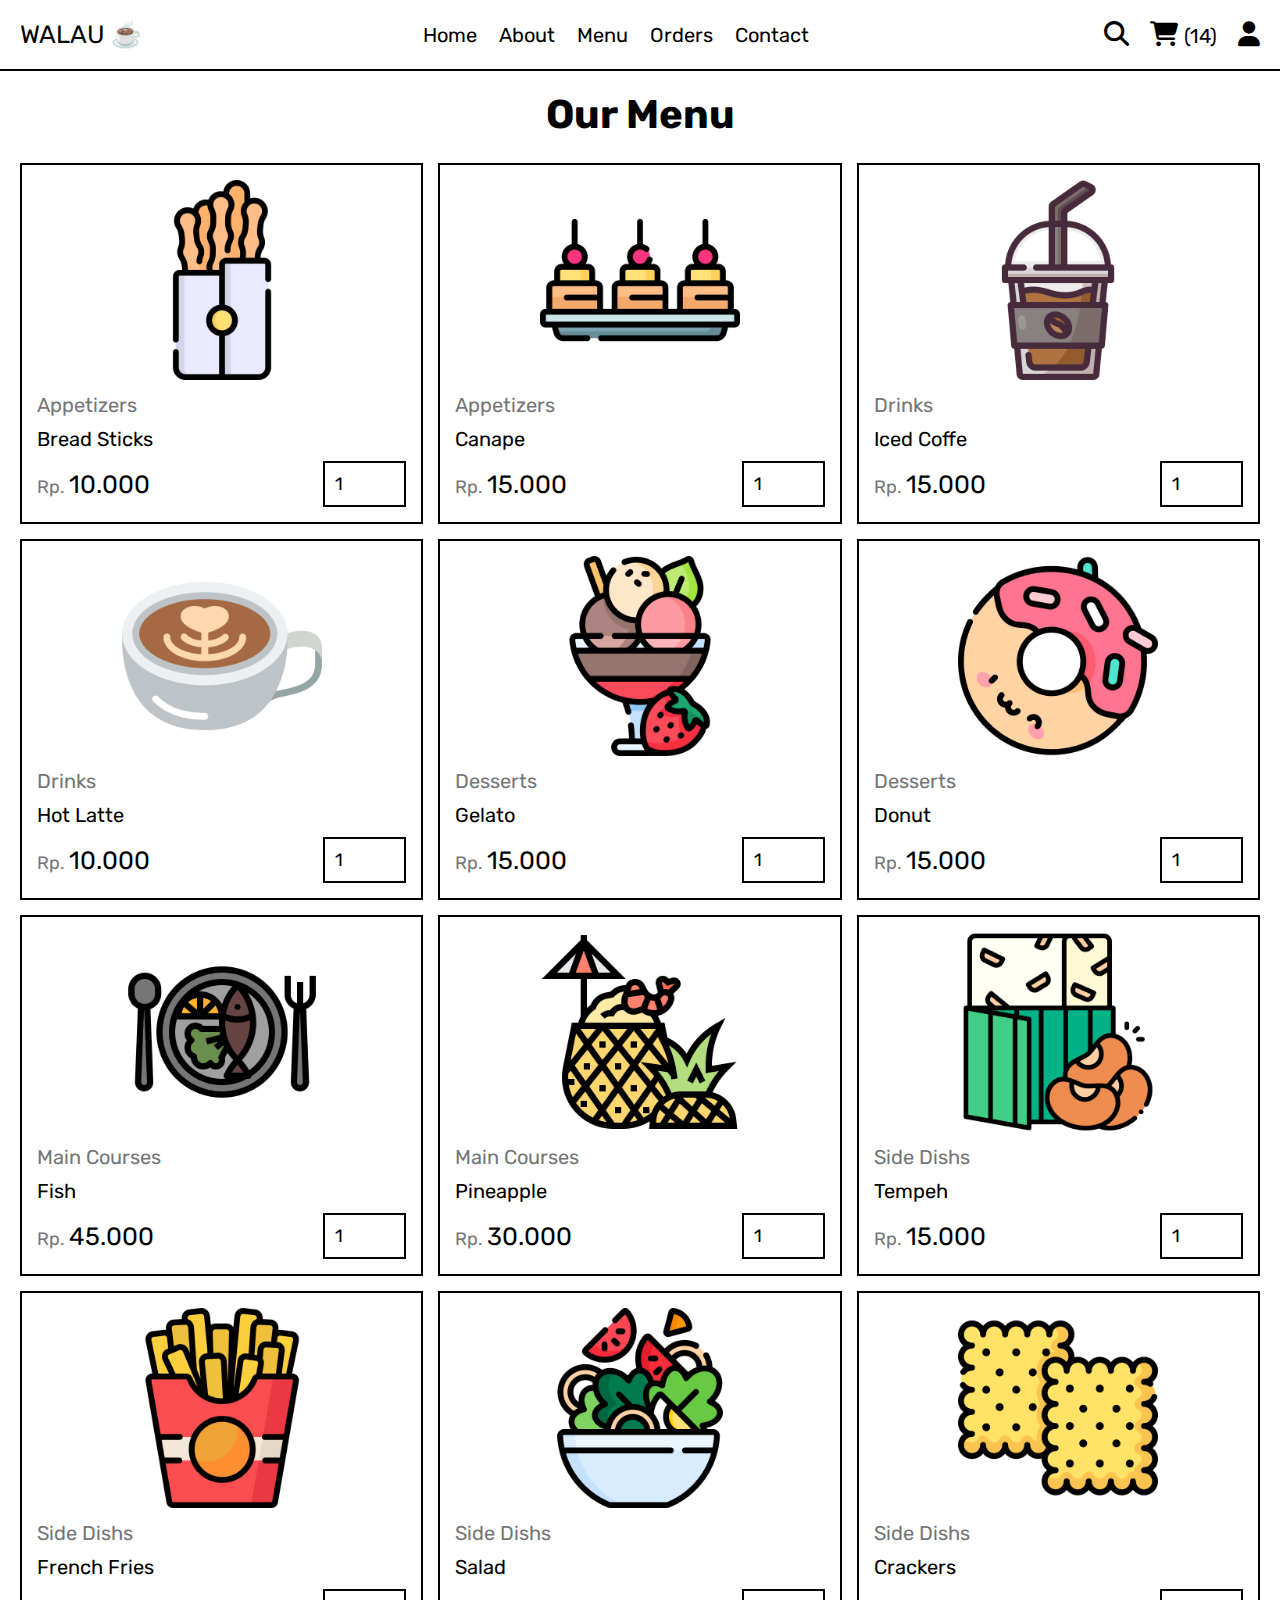
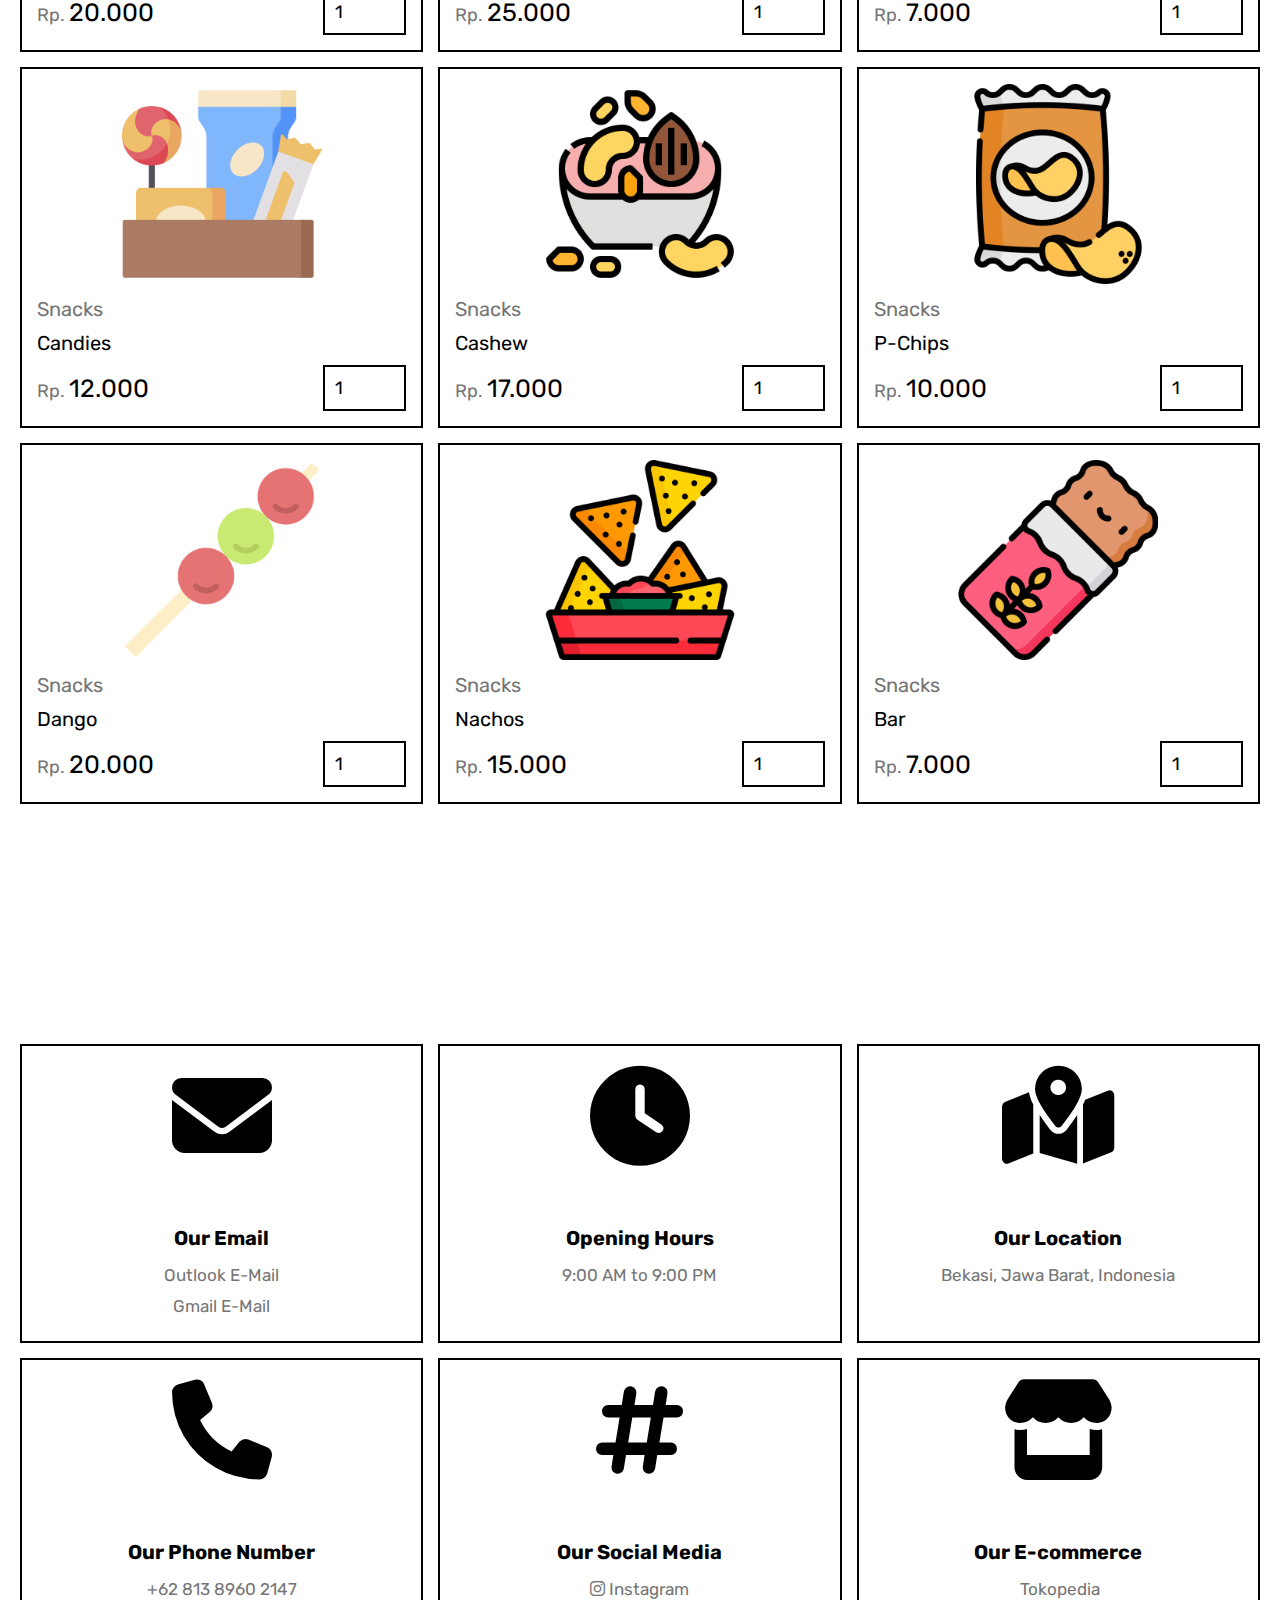
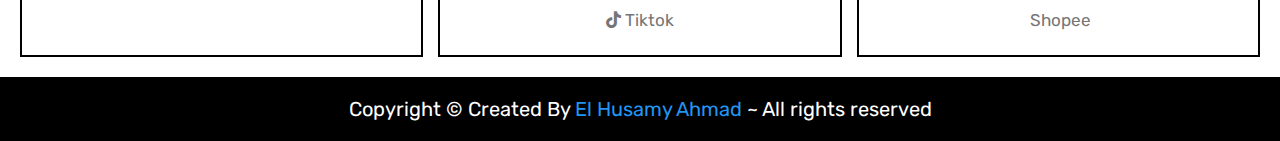
<file: menu.html>
<!DOCTYPE html>
<html lang="en">
<head>
    <meta charset="UTF-8">
    <meta http-equiv="X-UA-Compatible" content="IE=edge">
    <meta name="viewport" content="width=device-width, initial-scale=1.0">
    <title>WALAU</title>
    <link rel="icon" type="image/x-icon" href="img/header/coffee-beanss.png">

    <!-- custom css -->
    <link rel="stylesheet" href="css/style.css">

    <!-- font-awesome -->
    <link rel="stylesheet" href="https://cdnjs.cloudflare.com/ajax/libs/font-awesome/6.3.0/css/all.min.css">

</head>
<body>
    
    <!-- header start -->

    <header class="header">

        <section class="flex">

            <a href="index.html" class="logo">WALAU ☕</a>

            <nav class="navbar">

                <ul>
                    <li><a href="index.html">Home</a></li>

                    <li class="dropdown">
                        <a href="about.html" class="dropbtn">About</a>
                        <div class="dropdown-content">
                            <a href="about.html#wcu?">Why choose us ? </a>
                            <a href="about.html#vid">Our Video</a>
                            <a href="about.html#es">Easy Steps To Order</a>
                            <a href="about.html#rvw">Customer's Review</a>
                        </div>
                    </li>
                   
                    <li><a href="menu.html">Menu</a></li>
                    <li><a href="orders.html">Orders</a></li>
                    <li><a href="contact.html">Contact</a></li>
                </ul>
            
            </nav>

            <div class="icons">

                <!-- Pa Satria saya izin menggunakan icon, karena kalo img di hover ga berubah warnanya, terimakasih -->

                <a href="search.html">
                    <i class="fas fa-search"></i>
                    <!-- <img class="svg" src="img/header/magnifying-glass-solid.svg" alt=""> -->
                    <!-- <img class="svg" src="gambar.svg"> -->

                </a>
                <a href="cart.html">
                    <i class="fas fa-shopping-cart"></i>
                    <!-- <img src="img/header/cart-shopping-solid.svg" alt=""> -->
                    <span>(14)</span>
                </a>
                <div id="user-btn" class="fas fa-user"></div>
                <!-- <div id="user-btn"></div> -->
                <div id="menu-btn" class="fas fa-bars"></div>

            </div>

            <div class="profile">

                <p class="name">WALAU</p>
                <div class="flex">

                    <a href="profile.html" class="tombol">Profile</a>
                    <a href="#" class="delete-btn">Logout</a>

                </div>
                <p class="account"><a href="login.html">Login</a> or <a href="register.html">Register</a></p>

            </div>

        </section>

    </header>

    <!-- header end -->

    <!-- menu start -->

    <section class="menu">

        <h1 class="judul">Our Menu</h1>

        <!-- class="box-produk" -->
        <div class="box-menu">

            <form action="" method="post" class="box">

                <button type="submit" class="fas fa-eye" name="lihat"></button>
                <button type="submit" class="fas fa-shopping-cart" name="keranjang"></button>
                <img src="img/produk/breadsticks.png" alt="">
                <a href="#" class="katgori">Appetizers</a>
                <div class="nama">Bread Sticks</div>
                <div class="flex">

                    <div class="harga"><span>Rp. </span>10.000</div>
                    <input type="number" name="qty" class="qty" min="1" max="99" value="1" onkeypress="if(this.value.length == 2) return false;">

                </div>

            </form>

            <form action="" method="post" class="box">

                <button type="submit" class="fas fa-eye" name="lihat"></button>
                <button type="submit" class="fas fa-shopping-cart" name="keranjang"></button>
                <img src="img/produk/canape.png" alt="">
                <a href="#" class="katgori">Appetizers</a>
                <div class="nama">Canape</div>
                <div class="flex">

                    <div class="harga"><span>Rp. </span>15.000</div>
                    <input type="number" name="qty" class="qty" min="1" max="99" value="1" onkeypress="if(this.value.length == 2) return false;">

                </div>
                
            </form>

            <form action="" method="post" class="box">

                <button type="submit" class="fas fa-eye" name="lihat"></button>
                <button type="submit" class="fas fa-shopping-cart" name="keranjang"></button>
                <img src="img/pembuka/iced-coffee.png" alt="">
                <a href="#" class="katgori">Drinks</a>
                <div class="nama">Iced Coffe</div>
                <div class="flex">

                    <div class="harga"><span>Rp. </span>15.000</div>
                    <input type="number" name="qty" class="qty" min="1" max="99" value="1" onkeypress="if(this.value.length == 2) return false;">

                </div>
                
            </form>

            <form action="" method="post" class="box">

                <button type="submit" class="fas fa-eye" name="lihat"></button>
                <button type="submit" class="fas fa-shopping-cart" name="keranjang"></button>
                <img src="img/pembuka/latte.png" alt="">
                <a href="#" class="katgori">Drinks</a>
                <div class="nama">Hot Latte</div>
                <div class="flex">

                    <div class="harga"><span>Rp. </span>10.000</div>
                    <input type="number" name="qty" class="qty" min="1" max="99" value="1" onkeypress="if(this.value.length == 2) return false;">

                </div>
                
            </form>

            <form action="" method="post" class="box">

                <button type="submit" class="fas fa-eye" name="lihat"></button>
                <button type="submit" class="fas fa-shopping-cart" name="keranjang"></button>
                <img src="img/produk/gelato.png" alt="">
                <a href="#" class="katgori">Desserts</a>
                <div class="nama">Gelato</div>
                <div class="flex">

                    <div class="harga"><span>Rp. </span>15.000</div>
                    <input type="number" name="qty" class="qty" min="1" max="99" value="1" onkeypress="if(this.value.length == 2) return false;">

                </div>
                
            </form>

            <form action="" method="post" class="box">

                <button type="submit" class="fas fa-eye" name="lihat"></button>
                <button type="submit" class="fas fa-shopping-cart" name="keranjang"></button>
                <img src="img/produk/donut.png" alt="">
                <a href="#" class="katgori">Desserts</a>
                <div class="nama">Donut</div>
                <div class="flex">

                    <div class="harga"><span>Rp. </span>15.000</div>
                    <input type="number" name="qty" class="qty" min="1" max="99" value="1" onkeypress="if(this.value.length == 2) return false;">

                </div>
                
            </form>

            <form action="" method="post" class="box">

                <button type="submit" class="fas fa-eye" name="lihat"></button>
                <button type="submit" class="fas fa-shopping-cart" name="keranjang"></button>
                <img src="img/produk/fishcourse.png" alt="">
                <a href="#" class="katgori">Main Courses</a>
                <div class="nama">Fish</div>
                <div class="flex">

                    <div class="harga"><span>Rp. </span>45.000</div>
                    <input type="number" name="qty" class="qty" min="1" max="99" value="1" onkeypress="if(this.value.length == 2) return false;">

                </div>
                
            </form>

            <form action="" method="post" class="box">

                <button type="submit" class="fas fa-eye" name="lihat"></button>
                <button type="submit" class="fas fa-shopping-cart" name="keranjang"></button>
                <img src="img/produk/maincourse.png" alt="">
                <a href="#" class="katgori">Main Courses</a>
                <div class="nama">Pineapple</div>
                <div class="flex">

                    <div class="harga"><span>Rp. </span>30.000</div>
                    <input type="number" name="qty" class="qty" min="1" max="99" value="1" onkeypress="if(this.value.length == 2) return false;">

                </div>
                
            </form>

            <form action="" method="post" class="box">

                <button type="submit" class="fas fa-eye" name="lihat"></button>
                <button type="submit" class="fas fa-shopping-cart" name="keranjang"></button>
                <img src="img/produk/tempeh.png" alt="">
                <a href="#" class="katgori">Side Dishs</a>
                <div class="nama">Tempeh</div>
                <div class="flex">

                    <div class="harga"><span>Rp. </span>15.000</div>
                    <input type="number" name="qty" class="qty" min="1" max="99" value="1" onkeypress="if(this.value.length == 2) return false;">

                </div>
                
            </form>

            <form action="" method="post" class="box">

                <button type="submit" class="fas fa-eye" name="lihat"></button>
                <button type="submit" class="fas fa-shopping-cart" name="keranjang"></button>
                <img src="img/produk/frenchfries.png" alt="">
                <a href="#" class="katgori">Side Dishs</a>
                <div class="nama">French Fries</div>
                <div class="flex">

                    <div class="harga"><span>Rp. </span>20.000</div>
                    <input type="number" name="qty" class="qty" min="1" max="99" value="1" onkeypress="if(this.value.length == 2) return false;">

                </div>
                
            </form>

            <form action="" method="post" class="box">

                <button type="submit" class="fas fa-eye" name="lihat"></button>
                <button type="submit" class="fas fa-shopping-cart" name="keranjang"></button>
                <img src="img/produk/salad.png" alt="">
                <a href="#" class="katgori">Side Dishs</a>
                <div class="nama">Salad</div>
                <div class="flex">

                    <div class="harga"><span>Rp. </span>25.000</div>
                    <input type="number" name="qty" class="qty" min="1" max="99" value="1" onkeypress="if(this.value.length == 2) return false;">

                </div>
                
            </form>

            <form action="" method="post" class="box">

                <button type="submit" class="fas fa-eye" name="lihat"></button>
                <button type="submit" class="fas fa-shopping-cart" name="keranjang"></button>
                <img src="img/produk/cracker.png" alt="">
                <a href="#" class="katgori">Side Dishs</a>
                <div class="nama">Crackers</div>
                <div class="flex">

                    <div class="harga"><span>Rp. </span>7.000</div>
                    <input type="number" name="qty" class="qty" min="1" max="99" value="1" onkeypress="if(this.value.length == 2) return false;">

                </div>
                
            </form>

            <form action="" method="post" class="box">

                <button type="submit" class="fas fa-eye" name="lihat"></button>
                <button type="submit" class="fas fa-shopping-cart" name="keranjang"></button>
                <img src="img/produk/snack/candies.png" alt="">
                <a href="#" class="katgori">Snacks</a>
                <div class="nama">Candies</div>
                <div class="flex">

                    <div class="harga"><span>Rp. </span>12.000</div>
                    <input type="number" name="qty" class="qty" min="1" max="99" value="1" onkeypress="if(this.value.length == 2) return false;">

                </div>
                
            </form>

            <form action="" method="post" class="box">

                <button type="submit" class="fas fa-eye" name="lihat"></button>
                <button type="submit" class="fas fa-shopping-cart" name="keranjang"></button>
                <img src="img/produk/snack/cashew.png" alt="">
                <a href="#" class="katgori">Snacks</a>
                <div class="nama">Cashew</div>
                <div class="flex">

                    <div class="harga"><span>Rp. </span>17.000</div>
                    <input type="number" name="qty" class="qty" min="1" max="99" value="1" onkeypress="if(this.value.length == 2) return false;">

                </div>
                
            </form>

            <form action="" method="post" class="box">

                <button type="submit" class="fas fa-eye" name="lihat"></button>
                <button type="submit" class="fas fa-shopping-cart" name="keranjang"></button>
                <img src="img/produk/snack/potato-chips.png" alt="">
                <a href="#" class="katgori">Snacks</a>
                <div class="nama">P-Chips</div>
                <div class="flex">

                    <div class="harga"><span>Rp. </span>10.000</div>
                    <input type="number" name="qty" class="qty" min="1" max="99" value="1" onkeypress="if(this.value.length == 2) return false;">

                </div>
                
            </form>

            <form action="" method="post" class="box">

                <button type="submit" class="fas fa-eye" name="lihat"></button>
                <button type="submit" class="fas fa-shopping-cart" name="keranjang"></button>
                <img src="img/produk/snack/dango.png" alt="">
                <a href="#" class="katgori">Snacks</a>
                <div class="nama">Dango</div>
                <div class="flex">

                    <div class="harga"><span>Rp. </span>20.000</div>
                    <input type="number" name="qty" class="qty" min="1" max="99" value="1" onkeypress="if(this.value.length == 2) return false;">

                </div>
                
            </form>

            <form action="" method="post" class="box">

                <button type="submit" class="fas fa-eye" name="lihat"></button>
                <button type="submit" class="fas fa-shopping-cart" name="keranjang"></button>
                <img src="img/produk/snack/nachos.png" alt="">
                <a href="#" class="katgori">Snacks</a>
                <div class="nama">Nachos</div>
                <div class="flex">

                    <div class="harga"><span>Rp. </span>15.000</div>
                    <input type="number" name="qty" class="qty" min="1" max="99" value="1" onkeypress="if(this.value.length == 2) return false;">

                </div>
                
            </form>

            <form action="" method="post" class="box">

                <button type="submit" class="fas fa-eye" name="lihat"></button>
                <button type="submit" class="fas fa-shopping-cart" name="keranjang"></button>
                <img src="img/produk/snack/bar.png" alt="">
                <a href="#" class="katgori">Snacks</a>
                <div class="nama">Bar</div>
                <div class="flex">

                    <div class="harga"><span>Rp. </span>7.000</div>
                    <input type="number" name="qty" class="qty" min="1" max="99" value="1" onkeypress="if(this.value.length == 2) return false;">

                </div>
                
            </form>




            

        </div>

    </section>

    <!-- menu end -->

    
    <!-- footer start -->

    <footer class="footer">

        <section class="grid">

            <div class="box">

                <div id="footericon" class="fas fa-envelope"></div>
                <h3>Our Email</h3>
                <a href="mailto:elhusamyahmad@outlook.com">Outlook E-Mail</a>
                <a href="mailto:elhusamyahmadsamsam@google.com">Gmail E-Mail</a>


            </div>

            <div class="box">

                <div id="footericon" class="fas fa-clock"></div>
                <h3>Opening Hours</h3>
                <p>9:00 AM to 9:00 PM</p>

            </div>

            <div class="box">

                <!-- <div id="footericon" class="fas fa-map"></div> -->
                <!-- <div id="footericon" class="fas fa-location-dot"></div> -->
                <div id="footericon" class="fas fa-map-location-dot"></div>

                <h3>Our Location</h3>
                <a href="#">Bekasi, Jawa Barat, Indonesia</a>
                

            </div>

            <div class="box">

                <div id="footericon" class="fas fa-phone"></div>
                <h3>Our Phone Number</h3>
                <a href="tel:+6281389602147">+62 813 8960 2147</a>
                

            </div>

            <div class="box">

                <div id="footericon" class="fas fa-hashtag"></div>
                <h3>Our Social Media</h3>
                <a href="https://www.instagram.com/husaels/" target="_blank"><i class="fa-brands fa-instagram"></i> Instagram</a>
                <a href="#" target="_blank"><i class="fa-brands fa-tiktok"></i> Tiktok</a>
                <!-- <a href="#">Twitter</a> -->
                

            </div>

            <div class="box">

                <div id="footericon" class="fas fa-store"></div>
                <h3>Our E-commerce</h3>
                <a href="#" target="_blank"><i class="fa-brands fa-"></i> Tokopedia</a>
                <a href="#" target="_blank"><i class="fa-brands fa-"></i> Shopee</a>
                
            </div>

        </section>
        
        <div class="credit">Copyright &copy; Created By <span>El Husamy Ahmad</span> ~ All rights reserved</div>

    </footer>

    <!-- footer end -->















    <!-- custom js -->
    <script src="js/script.js"></script>

</body>
</html>
</file>
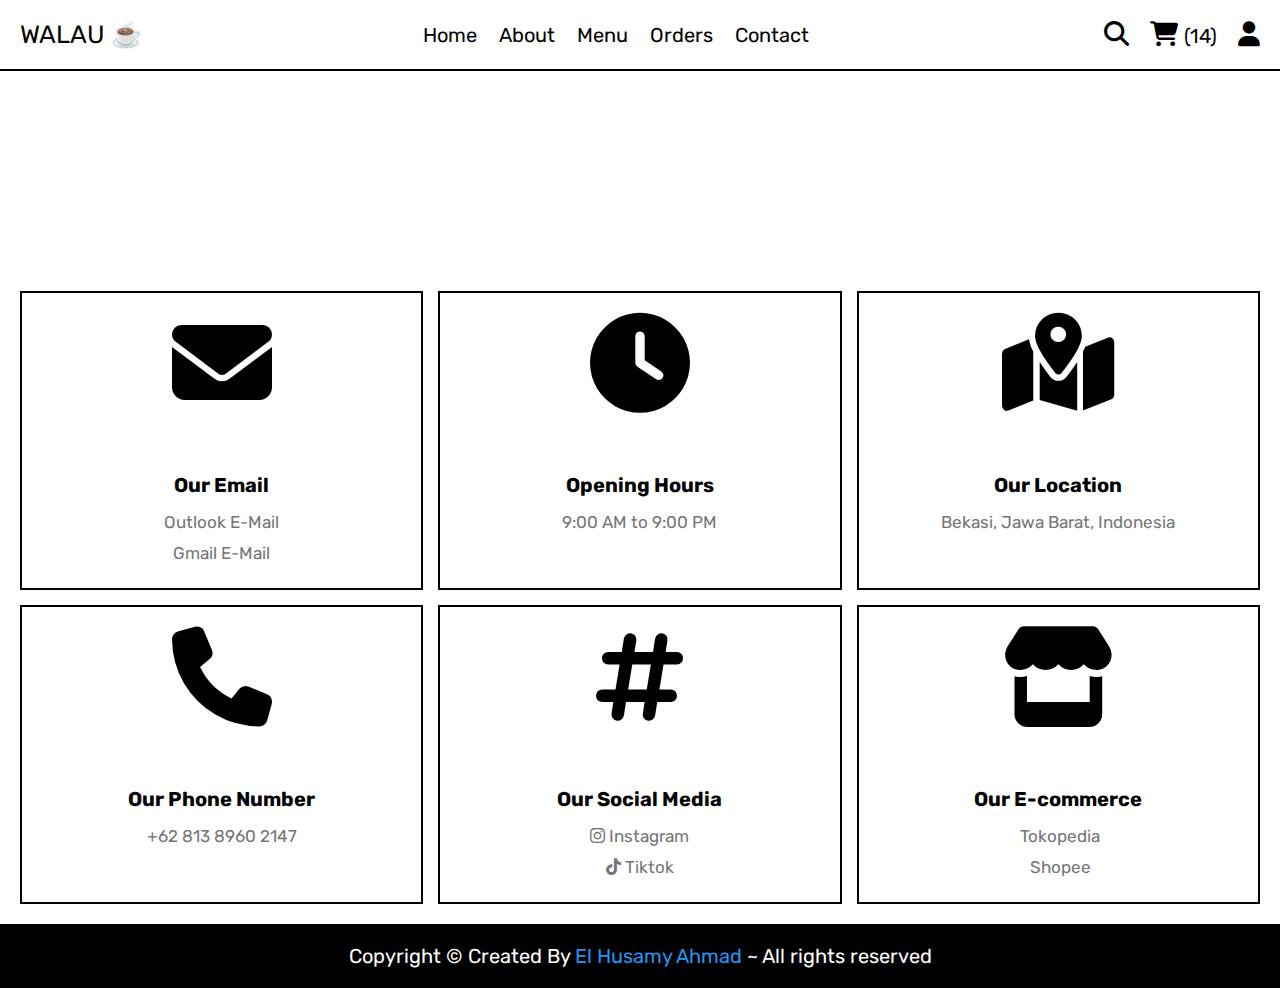
<file: orders.html>
<!DOCTYPE html>
<html lang="en">
<head>
    <meta charset="UTF-8">
    <meta http-equiv="X-UA-Compatible" content="IE=edge">
    <meta name="viewport" content="width=device-width, initial-scale=1.0">
    <title>WALAU</title>
    <link rel="icon" type="image/x-icon" href="img/header/coffee-beanss.png">

    <!-- custom css -->
    <link rel="stylesheet" href="css/style.css">

    <!-- font-awesome -->
    <link rel="stylesheet" href="https://cdnjs.cloudflare.com/ajax/libs/font-awesome/6.3.0/css/all.min.css">

</head>
<body>
    
    <!-- header start -->

    <header class="header">

        <section class="flex">

            <a href="index.html" class="logo">WALAU ☕</a>

            <nav class="navbar">

                <ul>
                    <li><a href="index.html">Home</a></li>

                    <li class="dropdown">
                        <a href="about.html" class="dropbtn">About</a>
                        <div class="dropdown-content">
                            <a href="about.html#wcu?">Why choose us ? </a>
                            <a href="about.html#vid">Our Video</a>
                            <a href="about.html#es">Easy Steps To Order</a>
                            <a href="about.html#rvw">Customer's Review</a>
                        </div>
                    </li>
                   
                    <li><a href="menu.html">Menu</a></li>
                    <li><a href="orders.html">Orders</a></li>
                    <li><a href="contact.html">Contact</a></li>
                </ul>
            
            </nav>

            <div class="icons">

                <!-- Pa Satria saya izin menggunakan icon, karena kalo img di hover ga berubah warnanya, terimakasih -->

                <a href="search.html">
                    <i class="fas fa-search"></i>
                    <!-- <img class="svg" src="img/header/magnifying-glass-solid.svg" alt=""> -->
                    <!-- <img class="svg" src="gambar.svg"> -->

                </a>
                <a href="cart.html">
                    <i class="fas fa-shopping-cart"></i>
                    <!-- <img src="img/header/cart-shopping-solid.svg" alt=""> -->
                    <span>(14)</span>
                </a>
                <div id="user-btn" class="fas fa-user"></div>
                <!-- <div id="user-btn"></div> -->
                <div id="menu-btn" class="fas fa-bars"></div>

            </div>

            <div class="profile">

                <p class="name">WALAU</p>
                <div class="flex">

                    <a href="profile.html" class="tombol">Profile</a>
                    <a href="#" class="delete-btn">Logout</a>

                </div>
                <p class="account"><a href="login.html">Login</a> or <a href="register.html">Register</a></p>

            </div>

        </section>

    </header>

    <!-- header end -->

    
    <!-- footer start -->

    <footer class="footer">

        <section class="grid">

            <div class="box">

                <div id="footericon" class="fas fa-envelope"></div>
                <h3>Our Email</h3>
                <a href="mailto:elhusamyahmad@outlook.com">Outlook E-Mail</a>
                <a href="mailto:elhusamyahmadsamsam@google.com">Gmail E-Mail</a>


            </div>

            <div class="box">

                <div id="footericon" class="fas fa-clock"></div>
                <h3>Opening Hours</h3>
                <p>9:00 AM to 9:00 PM</p>

            </div>

            <div class="box">

                <!-- <div id="footericon" class="fas fa-map"></div> -->
                <!-- <div id="footericon" class="fas fa-location-dot"></div> -->
                <div id="footericon" class="fas fa-map-location-dot"></div>

                <h3>Our Location</h3>
                <a href="#">Bekasi, Jawa Barat, Indonesia</a>
                

            </div>

            <div class="box">

                <div id="footericon" class="fas fa-phone"></div>
                <h3>Our Phone Number</h3>
                <a href="tel:+6281389602147">+62 813 8960 2147</a>
                

            </div>

            <div class="box">

                <div id="footericon" class="fas fa-hashtag"></div>
                <h3>Our Social Media</h3>
                <a href="https://www.instagram.com/husaels/" target="_blank"><i class="fa-brands fa-instagram"></i> Instagram</a>
                <a href="#" target="_blank"><i class="fa-brands fa-tiktok"></i> Tiktok</a>
                <!-- <a href="#">Twitter</a> -->
                

            </div>

            <div class="box">

                <div id="footericon" class="fas fa-store"></div>
                <h3>Our E-commerce</h3>
                <a href="#" target="_blank"><i class="fa-brands fa-"></i> Tokopedia</a>
                <a href="#" target="_blank"><i class="fa-brands fa-"></i> Shopee</a>
                
            </div>

        </section>
        
        <div class="credit">Copyright &copy; Created By <span>El Husamy Ahmad</span> ~ All rights reserved</div>

    </footer>

    <!-- footer end -->















    <!-- custom js -->
    <script src="js/script.js"></script>

</body>
</html>
</file>
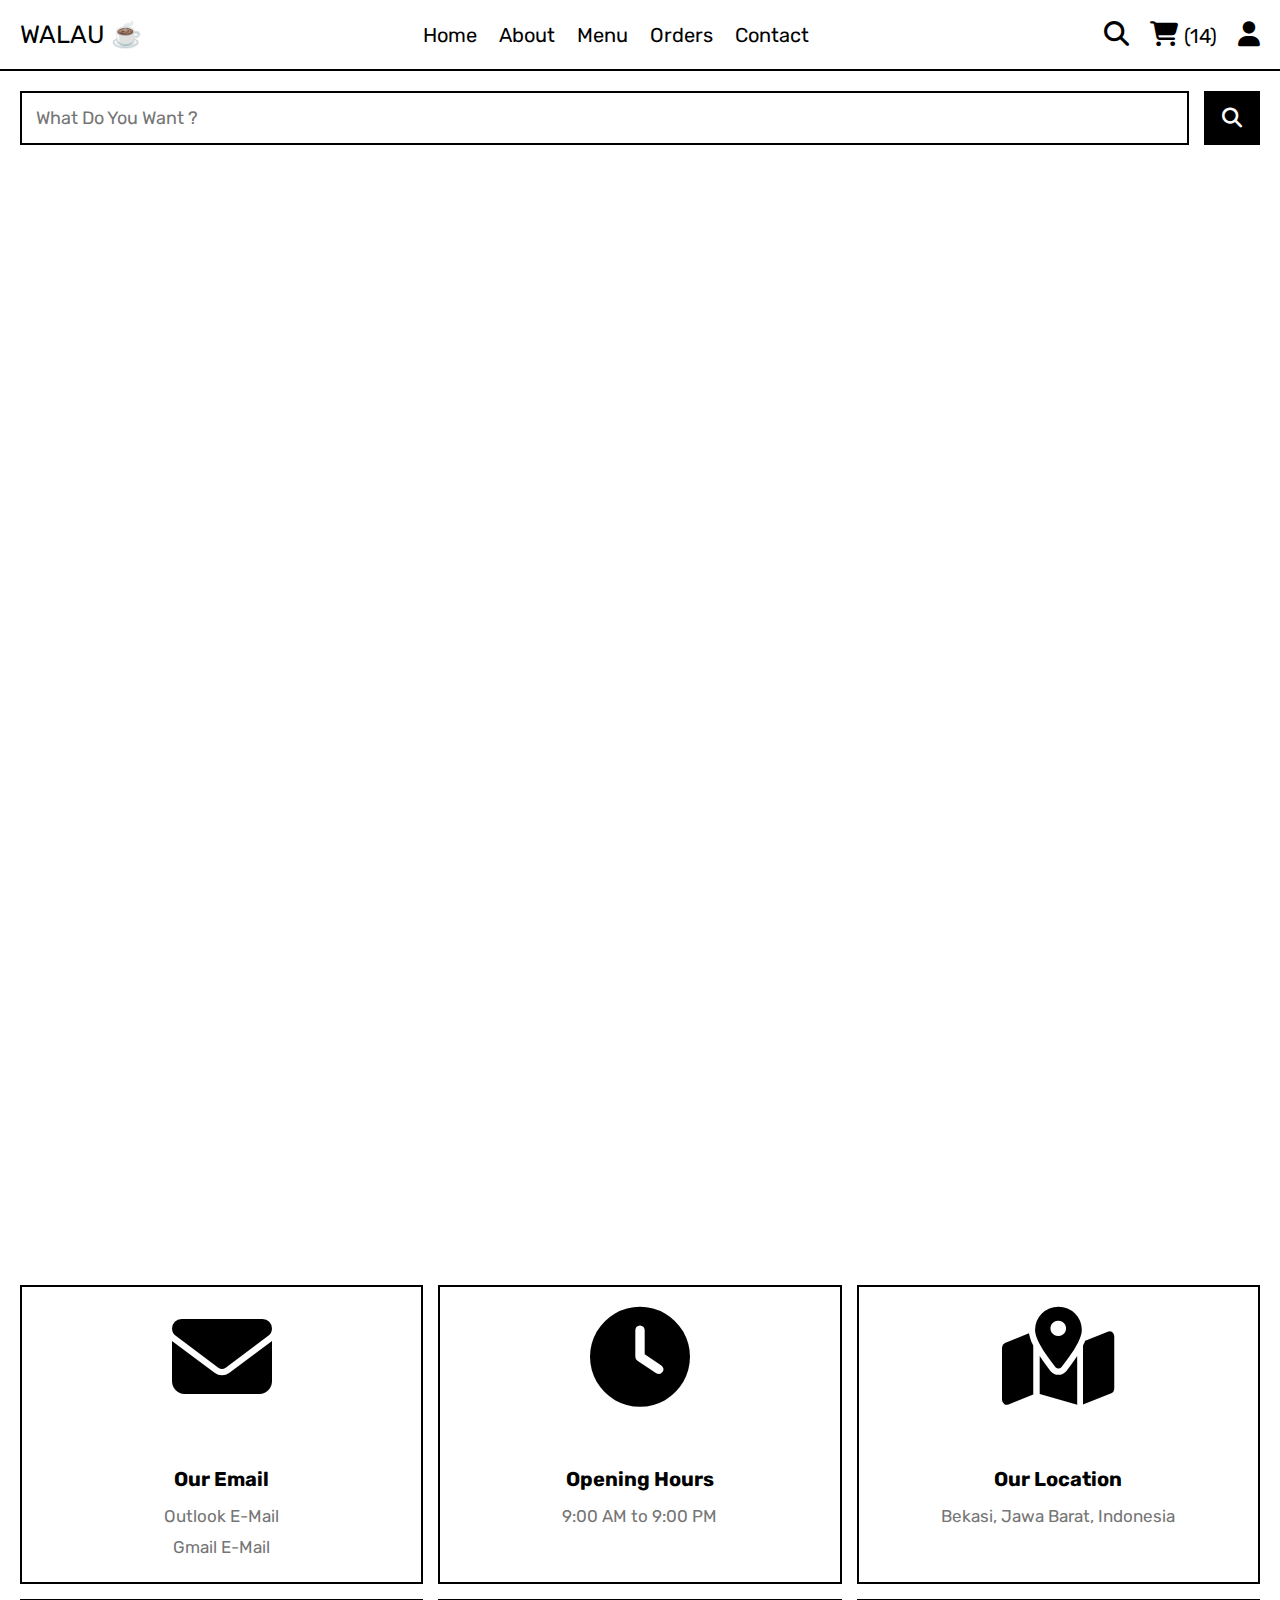
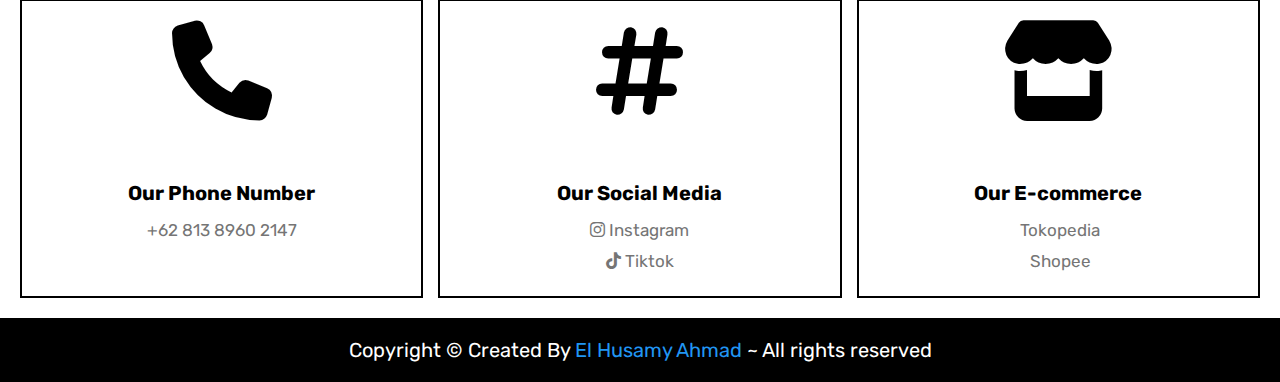
<file: search.html>
<!DOCTYPE html>
<html lang="en">
<head>
    <meta charset="UTF-8">
    <meta http-equiv="X-UA-Compatible" content="IE=edge">
    <meta name="viewport" content="width=device-width, initial-scale=1.0">
    <title>WALAU</title>
    <link rel="icon" type="image/x-icon" href="img/header/coffee-beanss.png">

    <!-- custom css -->
    <link rel="stylesheet" href="css/style.css">

    <!-- font-awesome -->
    <link rel="stylesheet" href="https://cdnjs.cloudflare.com/ajax/libs/font-awesome/6.3.0/css/all.min.css">

</head>
<body>
    
    <!-- header start -->

    <header class="header">

        <section class="flex">

            <a href="index.html" class="logo">WALAU ☕</a>

            <nav class="navbar">

                <ul>
                    <li><a href="index.html">Home</a></li>

                    <li class="dropdown">
                        <a href="about.html" class="dropbtn">About</a>
                        <div class="dropdown-content">
                            <a href="about.html#wcu?">Why choose us ? </a>
                            <a href="about.html#vid">Our Video</a>
                            <a href="about.html#es">Easy Steps To Order</a>
                            <a href="about.html#rvw">Customer's Review</a>
                        </div>
                    </li>
                   
                    <li><a href="menu.html">Menu</a></li>
                    <li><a href="orders.html">Orders</a></li>
                    <li><a href="contact.html">Contact</a></li>
                </ul>
            
            </nav>

            <div class="icons">

                <!-- Pa Satria saya izin menggunakan icon, karena kalo img di hover ga berubah warnanya, terimakasih -->

                <a href="search.html">
                    <i class="fas fa-search"></i>
                    <!-- <img class="svg" src="img/header/magnifying-glass-solid.svg" alt=""> -->
                    <!-- <img class="svg" src="gambar.svg"> -->

                </a>
                <a href="cart.html">
                    <i class="fas fa-shopping-cart"></i>
                    <!-- <img src="img/header/cart-shopping-solid.svg" alt=""> -->
                    <span>(14)</span>
                </a>
                <div id="user-btn" class="fas fa-user"></div>
                <!-- <div id="user-btn"></div> -->
                <div id="menu-btn" class="fas fa-bars"></div>

            </div>

            <div class="profile">

                <p class="name">WALAU</p>
                <div class="flex">

                    <a href="profile.html" class="tombol">Profile</a>
                    <a href="#" class="delete-btn">Logout</a>

                </div>
                <p class="account"><a href="login.html">Login</a> or <a href="register.html">Register</a></p>

            </div>

        </section>

    </header>

    <!-- header end -->

    <!-- search form start -->

    <section class="form-cari">

        <form action="" method="post">

            <input type="text" name="box_cari" class="box" placeholder="What Do You Want ?">
            <button type="submit" name="tombol-cari" class="fas fa-search"></button>

        </form>

    </section>

    <section class="favorit" style="min-height: 100vh; padding-top: 0;"></section>

    <!-- search form end -->

    <!-- footer start -->

    <footer class="footer">

        <section class="grid">

            <div class="box">

                <div id="footericon" class="fas fa-envelope"></div>
                <h3>Our Email</h3>
                <a href="mailto:elhusamyahmad@outlook.com">Outlook E-Mail</a>
                <a href="mailto:elhusamyahmadsamsam@google.com">Gmail E-Mail</a>


            </div>

            <div class="box">

                <div id="footericon" class="fas fa-clock"></div>
                <h3>Opening Hours</h3>
                <p>9:00 AM to 9:00 PM</p>

            </div>

            <div class="box">

                <!-- <div id="footericon" class="fas fa-map"></div> -->
                <!-- <div id="footericon" class="fas fa-location-dot"></div> -->
                <div id="footericon" class="fas fa-map-location-dot"></div>

                <h3>Our Location</h3>
                <a href="#">Bekasi, Jawa Barat, Indonesia</a>
                

            </div>

            <div class="box">

                <div id="footericon" class="fas fa-phone"></div>
                <h3>Our Phone Number</h3>
                <a href="tel:+6281389602147">+62 813 8960 2147</a>
                

            </div>

            <div class="box">

                <div id="footericon" class="fas fa-hashtag"></div>
                <h3>Our Social Media</h3>
                <a href="https://www.instagram.com/husaels/" target="_blank"><i class="fa-brands fa-instagram"></i> Instagram</a>
                <a href="#" target="_blank"><i class="fa-brands fa-tiktok"></i> Tiktok</a>
                <!-- <a href="#">Twitter</a> -->
                

            </div>

            <div class="box">

                <div id="footericon" class="fas fa-store"></div>
                <h3>Our E-commerce</h3>
                <a href="#" target="_blank"><i class="fa-brands fa-"></i> Tokopedia</a>
                <a href="#" target="_blank"><i class="fa-brands fa-"></i> Shopee</a>
                
            </div>

        </section>
        
        <div class="credit">Copyright &copy; Created By <span>El Husamy Ahmad</span> ~ All rights reserved</div>

    </footer>

    <!-- footer end -->















    <!-- custom js -->
    <script src="js/script.js"></script>

</body>
</html>
</file>
<file: css/style.css>
@import url('https://fonts.googleapis.com/css2?family=Rubik:wght@300;400;500;600&display=swap');

@font-face {
    font-family: glossy;
    src: url(Glossy_Sheen_Shine_DEMO.ttf);
}

* {

    font-family: 'Rubik', sans-serif;
    /* font-family: glossy; */
    margin: 0;
    padding: 0;
    box-sizing: border-box;
    outline: none;
    border: none;
    text-decoration: none;
    list-style-type: none;

}


:root {

    --blue: #2196F3;
    --red: #F44336;
    --white: #FFFFFF;
    --black: #000000;
    --light-color: #757575;
    --border: .2rem solid var(--black);

}

*::selection {

    background-color: var(--blue);
    color: var(--white);

}

::-webkit-scrollbar {

    height: .5rem;
    width: 1rem;

}

::-webkit-scrollbar-track {

    background-color: transparent;

}

::-webkit-scrollbar-thumb {

    background-color: var(--blue);

}

html {

    font-size: 62.5%;
    overflow-x: hidden;
    scroll-behavior: smooth;
    stop-opacity: 7rem;

}

section {

    margin: 0 auto;
    max-width: 5000px;
    padding: 2rem;

}










/* HEADER CSS */
.header {

    position: sticky;
    top: 0;
    left: 0;
    right: 0;
    z-index: 1000;
    background-color: var(--white);
    border-bottom: var(--border);

}

/* .header img{

    width: 2.6rem;

} */

/* Mengubah warna gambar SVG dan bagian-bagiannya menjadi kuning ketika di-hover */
/* img.svg:hover {
    filter: brightness(0.8) hue-rotate(45deg);
  }
  svg:hover circle {
    fill: var(--blue);
  }
   */

.header .flex {

    display: flex;
    align-items: center;
    justify-content: space-between;
    position: relative;

}

.header .flex .logo {

    font-size: 2.5rem;
    color: var(--black);
    transition: .2s linear;


}

.header .flex .logo:hover {

    /* color: var(--blue); */
    letter-spacing: .2rem;

}

ul li,
ol li {

    display: inline-block;

}

.dropdown-content {
    /* display: none; */
    position: absolute;
    background-color: var(--white);
    min-width: 15rem;
    box-shadow: 0px 8px 16px 0px rgba(0, 0, 0, 0.2);
    z-index: 1;
    border-bottom: var(--border);
    transition: .2s linear;
    clip-path: polygon(0 0, 100% 0, 100% 0, 0 0);

}

.dropdown-content a {
    color:var(--black);
    padding: 12px 16px;
    text-decoration: none;
    display: block;
    text-align: left;
    /* border-bottom: var(--border); */
}

/* .dropdown-content a:hover {background-color: var(--white);} */

.dropdown:hover .dropdown-content {
        clip-path: polygon(0 0, 100% 0, 100% 100%, 0 100%);
        /* display: block; */
}

.header .flex .navbar a {

    font-size: 2rem;
    color: var(--black);
    margin: 1rem;
    transition: .2s linear;
    /* letter-spacing:.2rem; */

}

.header .flex .navbar a:hover {

    color: var(--blue);
    /* text-decoration: line-through; */
    letter-spacing: .2rem;

}

.header .flex .icons>* {

    margin-left: 1.5rem;
    font-size: 2.5rem;
    color: var(--black);
    cursor: pointer;

}

.header .flex .icons>*:hover {

    color: var(--blue);

}

.header .flex .icons span {

    font-size: 2rem;

}

#menu-btn {

    display: none;

}

.header .flex .profile {

    background-color: var(--white);
    border: var(--border);
    padding: 1.5rem;
    text-align: center;
    position: absolute;
    top: 125%;
    right: 2rem;
    width: 30rem;
    display: none;
    animation: profile .2s linear;

}

.header .flex .profile.active {

    display: inline-block;

}

.header .flex .profile.actives {

    display: none;

}

@keyframes profile {

    0% {

        transform: translate3d(3rem, 2rem, 1rem);

    }

}

.header .flex .profile .name {

    /* font: 2rem; */
    font-size: 2rem;
    color: var(--black);
    margin-bottom: 1rem;
    /* text-align: center; */

}

.header .flex .profile .account {

    margin-top: 2rem;
    font-size: 2rem;
    color: var(--light-color);
    /* text-align: center; */

}

.header .flex .profile .account a {

    color: var(--black);
    /* transition: .2s linear; */
    /* text-align: center; */

}

.header .flex .profile .account a:hover {

    color: var(--blue);
    /* text-decoration: wavy; */
    /* letter-spacing: .2rem; */

}

.tombol,
.delete-btn {

    margin-top: 1rem;
    display: inline-block;
    font-size: 1.8rem;
    padding: 1rem 3rem;
    cursor: pointer;
    text-transform: capitalize;
    transition: .2s linear;

}

.tombol {

    background-color: var(--blue);
    color: var(--black);

}

.tombols {

    margin-top: 1rem;
    display: inline-block;
    font-size: 1.8rem;
    padding: 1rem 3rem;
    cursor: pointer;
    text-transform: capitalize;
    transition: .2s linear;
    align-items: center;
    background-color: var(--blue);
    color: var(--black);

}

.delete-btn {

    background-color: var(--red);
    color: var(--white);

}

.tombol:hover,
.delete-btn:hover {

    letter-spacing: .2rem;

}










/* PEMBUKA CSS */
.pembuka .slider {

    display: flex;
    align-items: center;
    flex-wrap: wrap-reverse;
    gap: 2rem;
    margin-bottom: 4rem;
    margin-top: 4rem;


}

.pembuka .slider .gambar {

    flex: 1 1 40rem;

}

.pembuka .slider .gambar img {

    width: 65%;

}

.pembuka .slider .isi-slider {

    flex: 1 1 40rem;
    text-align: center;

}

.pembuka .slider .isi-slider h3 {

    margin: 1rem 0;
    font-size: 6rem;
    color: var(--black);

}

.pembuka .slider .isi-slider span {

    font-size: 2.5rem;
    color: var(--light-color);

}










/* KATEGORI CSS */
.judul {

    text-align: center;
    margin-bottom: 2.5rem;
    font-size: 4rem;
    color: var(--black);

}

.kategori .box-kategori {

    display: grid;
    grid-template-columns: repeat(auto-fit, minmax(22rem, 1fr));
    gap: 1.5rem;

}

.kategori .box-kategori .box {

    border: var(--border);
    padding: 2rem;
    text-align: center;

}

.kategori .box-kategori .box img {

    width: 100%;
    height: 5rem;
    object-fit: contain;

}

.kategori .box-kategori .box h3 {

    font-size: 2rem;
    margin-top: 1.5rem;
    color: var(--black);

}

.kategori .box-kategori .box:hover {

    background-color: var(--blue);

}

.kategori .box-kategori .box:hover img {

    filter: invert(1);

}

.kategori .box-kategori .box:hover h3 {

    color: var(--white);

}











/* PRODUK CSS */

.favorit .box-favorit {

    display: grid;
    grid-template-columns: repeat(auto-fit, minmax(22rem, 1fr));
    justify-content: center;
    align-items: flex-start;
    gap: 1.5rem;

}

.favorit .box-favorit .box {

    border: var(--border);
    padding: 1.5rem;
    position: relative;
    overflow: hidden;

}

.favorit .box-favorit .box img {

    height: 20rem;
    width: 100%;
    object-fit: contain;
    margin-bottom: 1rem;

}

.favorit .box-favorit .box .fa-eye,
.favorit .box-favorit .box .fa-shopping-cart,
.favorit .box-favorit .box .fa-times {

    position: absolute;
    top: 1rem;
    height: 4.5rem;
    width: 4.5rem;
    line-height: 4.3rem;
    border: var(--border);
    background-color: var(--white);
    cursor: pointer;
    font-size: 2rem;
    color: var(--black);
    transition: .2s linear;

}

.favorit .box-favorit .box .fa-eye:hover,
.favorit .box-favorit .box .fa-shopping-cart:hover {

    background-color: var(--blue);
    color: var(--white);

}

.favorit .box-favorit .box .fa-eye {

    left: -15rem;

}

.favorit .box-favorit .box .fa-shopping-cart {

    right: -15rem;

}

.favorit .box-favorit .box .fa-times{

    right: -15rem;

}

.favorit .box-favorit .box:hover .fa-eye {

    left: 1rem;

}

.favorit .box-favorit .box:hover .fa-times {

    right: 1rem;

}

.favorit .box-favorit .box:hover .fa-shopping-cart {

    right: 1rem;

}

.favorit .box-favorit .box .katgori {

    font-size: 2rem;
    color: var(--light-color);
    transition: .2s linear;

}

.favorit .box-favorit .box .katgori:hover {

    color: var(--blue);
    letter-spacing: .2rem;

}

.favorit .box-favorit .box .nama {

    font-size: 2rem;
    color: var(--black);
    margin: 1rem 0;

}

.favorit .box-favorit .box .flex {

    display: flex;
    align-items: center;
    gap: 1rem;
    margin-top: 1.5rem;

}

.favorit .box-favorit .box .flex .harga {

    margin-right: auto;
    font-size: 2.5rem;
    color: var(--black);

}

.favorit .box-favorit .box .flex .harga span {

    color: var(--light-color);
    font-size: 1.8rem;

}

.favorit .box-favorit .box .flex .qty {

    padding: 1rem;
    border: var(--border);
    font-size: 1.8rem;
    color: var(--black);

}

.favorit .box-favorit .box .flex .fa-edit{

    width: 5rem;
    background-color: var(--blue);
    color: var(--black);
    cursor: pointer;
    font-size: 1.8rem;
    height: 4.5rem;
    border: var(--border);

}

.favorit .box-favorit .box .flex .fa-edit:hover{

    background-color: var(--black);
    color: var(--white);
    /* border-color:var(--light-color); */
 
}

.favorit .box-favorit .box .fa-times{

    /* position: absolute;
    top: 1rem;
    right: 1rem;
    background-color: var(--white);
    color: var(--black);
    border: var(--border);
    line-height: 4rem;
    height: 4.3rem;
    width: 4.5rem;
    cursor: pointer;
    font-size: 2rem; */

    

}

.favorit .box-favorit .box .fa-times:hover{

    

}

.favorit .box-favorit .box .fa-times:hover{

    background-color: var(--red);
    color: var(--white) ;

}

.favorit .box-favorit .box .sub-jumlah{

    margin-top: 1rem;
    font-size: 2rem;

}



.favorit .tombol-more {

    margin-top: 2rem;
    text-align: center;
    /* padding-left: 2rem; */
    /* font-family: glossy; */

}

.favorit .total-keranjang{

    display: flex;
    align-items: center;
    gap: 2rem;
    flex-wrap: wrap;
    justify-content: space-between;
    margin-bottom: 5rem;
    border: var(--border);
    padding: 2rem 5rem;

}

.favorit .total-keranjang p{

    font-size: 2.5rem;
    color: var(--black);

}

.favorit .total-keranjang .tombol{

   margin-top: 0;

}









/* ABOUT US ABOUT css */

.atas {

    display: flex;
    align-items: center;
    justify-content: center;
    gap: 1rem;
    flex-flow: column;
    background-color: var(--black);
    min-height: 20rem;

}

.atas h3 {

    font-size: 5rem;
    color: var(--white);

}

.atas p {

    font-size: 2.3rem;

}

.atas p a {

    color: var(--white);
    transition: .2s linear;
    /* letter-spacing:.2rem; */

}

.atas p a:hover {

    color: var(--blue);
    letter-spacing: .2rem;

}

.atas p span {

    color: var(--light-color);

}

.tentang .row {

    display: flex;
    gap: 1.5rem;
    flex-wrap: wrap;
    align-items: center;

}

.tentang .row .gambar {

    flex: 1 1 40rem;

}

.tentang .row .gambar img {

    width: 100%;

}

.tentang .row .isi {

    flex: 1 1 40rem;

}

.tentang .row .isi h1 {

    font-size: 4em;
    color: var(--black);
    text-align: center;
    margin-bottom: 1rem;

}

.tentang .row .isi p {

    padding: 1rem 0;
    line-height: 2;
    font-size: 1.6rem;
    color: var(--light-color);

}










/* LANGKAH CSS */

.langkah .box-langkah {

    display: grid;
    grid-template-columns: repeat(auto-fit, minmax(22rem, 1fr));
    gap: 1.5rem;

}

.langkah .box-langkah .box {

    text-align: center;
    border: var(--border);
    padding: 2rem;

}

.langkah .box-langkah .box img {

    height: 10rem;
    width: 100%;
    object-fit: contain;
    margin-bottom: 1rem;

}

.langkah .box-langkah .box h3 {

    font-size: 2.3rem;
    margin: 1rem 0;
    color: var(--black);

}

.langkah .box-langkah .box p {

    line-height: 2;
    font-size: 1.155199rem;
    color: var(--light-color);

}










/* REVIEW CSS */

.rating .slider {

    margin-bottom: 4rem;
    border: var(--border);
    padding: 2rem;
    text-align: center;

}

.rating .slider img {

    height: 10rem;
    width: 10rem;
    margin-bottom: 1rem;

}

.rating .slider p {

    padding: 1rem 0;
    line-height: 2;
    font-size: 1.6rem;
    color: var(--light-color);

}

.rating .slider .bintang {

    display: inline-block;
    padding: .5rem 1.5rem;
    border: var(--border);

}

.rating .slider .bintang i {

    color: gold;
    font-size: 1.8rem;

}

.rating .slider h3 {

    font-size: 2rem;
    margin-top: 1.5rem;
    color: var(--black);

}


/* REVIEW2 CSS  */

.rating2 .box-rating {

    display: grid;
    grid-template-columns: repeat(auto-fit, minmax(22rem, 1fr));
    gap: 1.5rem;

}

.rating3 {

    margin-top: 5rem;
    display: block;
    grid-template-columns: repeat(auto-fit, minmax(22rem, 1fr));
    gap: 1.5rem;

}

.rating2 .box-rating .box,
.rating3 {

    border: var(--border);
    padding: 2rem;
    text-align: center;

}


.rating2 .box-rating .box img {

    width: 100%;
    height: 10rem;
    object-fit: contain;
    /* margin-bottom: rem; */

}

.rating3 .box img {

    width: 100%;
    height: 10rem;
    object-fit: contain;

}


.rating2 .box-rating .box h3 {

    font-size: 2rem;
    margin-top: 1.5rem;
    color: var(--black);

}

.rating3 .box h3 {

    font-size: 2rem;
    margin-top: 1.5rem;
    color: var(--black);

}

.rating2 .box-rating .box .bintang i {

    color: gold;
    font-size: 1.8rem;

}

.rating3 .box .bintang i {

    color: gold;
    font-size: 1.8rem;

}

.rating2 .box-rating .box p {

    padding: 1rem 0;
    line-height: 2;
    font-size: 1.6rem;
    color: var(--light-color);

}

.rating3 .box p {

    padding: 1rem 0;
    line-height: 2;
    font-size: 1.6rem;
    color: var(--light-color);

}

.rating2 .box-rating .bintang {

    display: inline-block;
    padding: .5rem 1.5rem;
    border: var(--border);

}

.rating3 .bintang {

    display: inline-block;
    padding: .5rem 1.5rem;
    border: var(--border);

}

/* REVIEW3 CSS */










/* MENU CSS */

.menu .box-menu {

    display: grid;
    grid-template-columns: repeat(auto-fit, minmax(22rem, 1fr));
    justify-content: center;
    align-items: flex-start;
    gap: 1.5rem;

}

.menu .box-menu .box {

    border: var(--border);
    padding: 1.5rem;
    position: relative;
    overflow: hidden;

}

.menu .box-menu .box img {

    height: 20rem;
    width: 100%;
    object-fit: contain;
    margin-bottom: 1rem;

}

.menu .box-menu .box .fa-eye,
.menu .box-menu .box .fa-shopping-cart {

    position: absolute;
    top: 1rem;
    height: 4.5rem;
    width: 4.5rem;
    line-height: 4.3rem;
    border: var(--border);
    background-color: var(--white);
    cursor: pointer;
    font-size: 2rem;
    color: var(--black);
    transition: .2s linear;

}

.menu .box-menu .box .fa-eye:hover,
.menu .box-menu .box .fa-shopping-cart:hover {

    background-color: var(--blue);
    color: var(--white);

}

.menu .box-menu .box .fa-eye {

    left: -15rem;

}

.menu .box-menu .box .fa-shopping-cart {

    right: -15rem;

}

.menu .box-menu .box:hover .fa-eye {

    left: 1rem;

}

.menu .box-menu .box:hover .fa-shopping-cart {

    right: 1rem;

}

.menu .box-menu .box .katgori {

    font-size: 2rem;
    color: var(--light-color);
    transition: .2s linear;

}

.menu .box-menu .box .katgori:hover {

    color: var(--blue);
    letter-spacing: .2rem;

}

.menu .box-menu .box .nama {

    font-size: 2rem;
    color: var(--black);
    margin: 1rem 0;

}

.menu .box-menu .box .flex {

    display: flex;
    align-items: center;
    gap: 1.5rem;
    margin-top: 1rem;

}

.menu .box-menu .box .flex .harga {

    margin-right: auto;
    font-size: 2.5rem;
    color: var(--black);

}

.menu .box-menu .box .flex .harga span {

    color: var(--light-color);
    font-size: 1.8rem;

}

.menu .box-menu .box .flex .qty {

    padding: 1rem;
    border: var(--border);
    font-size: 1.8rem;
    color: var(--black);

}

.menu .tombol-more {

    margin-top: 2rem;
    text-align: center;
    /* padding-left: 2rem; */
    /* font-family: glossy; */

}










/* CONTACT CSS */

.contact .row {

    display: flex;
    align-items: center;
    flex-wrap: wrap;
    gap: 1.5rem;

}

.contact .row .gambar {

    flex: 1 1 40rem;

}

.contact .row .gambar img {

    width: 90%;

}

.contact .row form {

    border: var(--border);
    flex: 1 1 40rem;
    padding: 2rem;

}

.contact .row form label {

    font-size: 2rem;

}

.contact .row form h3 {

    font-size: 3rem;
    color: var(--black);
    margin-bottom: 5rem;

}

.contact .row form .box {

    margin: 1rem 0;
    font-size: 1.8rem;
    color: var(--black);
    border: var(--border);
    padding: 1.4rem;
    width: 100%;

}

.contact .row form textarea {

    height: 15rem;
    resize: none;

}











                    /* SEARCH CSS */

.form-cari form{

    display: flex;
    gap: 1.5rem;

}

.form-cari form .box{

     width: 100%;
     border: var(--border);
     padding: 1.4rem;
     font-size: 1.8rem;
     color: var(--black);

}

.form-cari form .fa-search{

    width: 6rem;
    background-color: var(--black);
    color: var(--white);
    cursor: pointer;
    font-size: 2rem;

}

.form-cari form .fa-search:hover{

    background-color: var(--blue);
    color: var(--black);

}








































/* FOOTER CSS */
.footer .grid {

    display: grid;
    grid-template-columns: repeat(auto-fit, minmax(22rem, 1fr));
    gap: 1.5rem;
    margin-top: 20rem;

}

#footericon {

    height: 15rem;
    width: 100%;
    font-size: 10rem;
    /* object-fit: contain; */
    /* margin-bottom: .5rem; */

}

.footer .grid .box {

    border: var(--border);
    padding: 2rem;
    text-align: center;

}

.footer .grid .box h3 {

    margin: 1rem 0;
    font-size: 2rem;
    color: var(--black);
    /* display: block; */

}

.footer .grid .box a,
.footer .grid .box p {

    font-size: 1.7rem;
    color: var(--light-color);
    line-height: 1.8;
    transition: .2s linear;
    display: block;

}

.footer .grid .box a:hover,
.footer .grid .box p:hover {

    /* letter-spacing: .2rem; */
    /* text-decoration: underline; */
    color: var(--blue);

}

.credit {

    padding: 2rem;
    text-align: center;
    background-color: var(--black);
    color: var(--white);
    font-size: 2rem;

}

.credit span {

    color: var(--blue);

}






video,
iframe {

    width: 100%;
    height: 100%;

}

audio {
    top: 10rem;
    /* rotate: -90deg; */
    right: 2rem;
    position: fixed;
    width: 175px;
    /* height: 25px; */
    /* border: 2px solid var(--black); */
}

audio::-webkit-media-controls-panel {
    -webkit-justify-content: center;
    background-color: var(--blue);
    /* height: 25px; */
    /* width: 25px; */
}

/* Removes the timeline */
audio::-webkit-media-controls-timeline {
    display: none !important;
    /* color: var(--white); */
    /* background-color: var(--black); */
}

/* Removes the time stamp */
audio::-webkit-media-controls-current-time-display {
    display: none;
}

audio::-webkit-media-controls-time-remaining-display {
    display: none;
}



/* audio::-webkit-media-controls-play-button{
    rotate: 90deg;
}

audio::-webkit-media-controls-mute-button{
    rotate: 90deg;
}

audio::-webkit-media-controls-return-to-realtime-button{
    rotate: 90deg;
} */


.brnone {

    display: none;

}












/* MEDIA QUERIES / RESPONSIVE :V */
@media (max-width:2879px) {

    .menu .box-menu {

        grid-template-columns: repeat(auto-fit, minmax(28rem, 1fr));


    }

}

@media (max-width:2680px) {

    .menu .box-menu {

        grid-template-columns: repeat(auto-fit, minmax(26rem, 1fr));


    }

}

@media (max-width:2500px) {

    .menu .box-menu {

        grid-template-columns: repeat(auto-fit, minmax(24rem, 1fr));


    }

}

@media (max-width:2320px) {

    .menu .box-menu {

        grid-template-columns: repeat(auto-fit, minmax(22rem, 1fr));


    }

}

@media (max-width:2140px) {

    .menu .box-menu {

        grid-template-columns: repeat(auto-fit, minmax(29rem, 1fr));


    }

}

@media (max-width:1855px) {

    .menu .box-menu {

        grid-template-columns: repeat(auto-fit, minmax(25rem, 1fr));


    }

}

@media (max-width:1615px) {

    .menu .box-menu {

        grid-template-columns: repeat(auto-fit, minmax(24rem, 1fr));


    }

}

@media (max-width:1555px) {

    .menu .box-menu {

        grid-template-columns: repeat(auto-fit, minmax(23rem, 1fr));


    }

}

@media (max-width:1495px) {

    .menu .box-menu {

        grid-template-columns: repeat(auto-fit, minmax(22rem, 1fr));


    }

}

@media (max-width:1440px) {

    .pembuka .slider .gambar img {

        width: 75%;

    }



}

@media (max-width:1435px) {

    .footer .grid,
    .kategori .box-kategori,
    .favorit .box-favorit {

        grid-template-columns: repeat(auto-fit, minmax(34rem, 1fr));

    }

    .menu .box-menu {

        grid-template-columns: repeat(auto-fit, minmax(34rem, 1fr));


    }

}

@media (max-width:1090px) {

    .pembuka .slider .gambar img {

        width: 75%;

    }

    .footer .grid,
    .kategori .box-kategori,
    .favorit .box-favorit {

        grid-template-columns: repeat(auto-fit, minmax(26rem, 1fr));

    }

    .menu .box-menu {

        grid-template-columns: repeat(auto-fit, minmax(33rem, 1fr));


    }

}

@media (max-width:1060px) {

    .menu .box-menu {

        grid-template-columns: repeat(auto-fit, minmax(32rem, 1fr));


    }

}

@media (max-width:1030px) {

    .menu .box-menu {

        grid-template-columns: repeat(auto-fit, minmax(31rem, 1fr));


    }

}

@media (max-width:1024px) {

    .pembuka .slider .gambar img {

        width: 85%;

    }

    /* .footer .grid,
    .kategori .box-kategori{

    grid-template-columns: repeat(auto-fit, minmax(30rem, 1fr));

    } */

}

@media (max-width:1000px) {

    .menu .box-menu {

        grid-template-columns: repeat(auto-fit, minmax(30rem, 1fr));


    }

}

@media (max-width:991px) {

    html {

        font-size: 55%;

    }

    .footer .grid,
    .kategori .box-kategori,
    .favorit .box-favorit {

        grid-template-columns: repeat(auto-fit, minmax(27rem, 1fr));

    }

}

@media (max-width:849px) {

    .langkah .box-langkah,
    .rating2 .box-rating {

        grid-template-columns: repeat(auto-fit, minmax(30rem, 1fr));

    }

    /* .rating2 .box-rating{

          grid-template-columns: repeat(auto-fit, minmax(30rem, 1fr));

    }
     */
}

@media (max-width:768px) {

    .dropdown:hover .dropdown-content {
        display: none;
    }

    #menu-btn {

        display: inline-block;

    }

    .header .flex .navbar {

        position: absolute;
        top: 99%;
        left: 0;
        right: 0;
        border-top: var(--border);
        border-bottom: var(--border);
        background-color: var(--white);
        transition: .2s linear;
        /* clip-path: polygon(0 0, 100% 0, 100% 100%, 0 100%); */
        clip-path: polygon(0 0, 100% 0, 100% 0, 0 0);

    }

    ul li {

        display: block;
        text-align: center;

    }

    .header .flex .navbar a {

        display: block;
        margin: 2rem;
        text-align: center;

    }

    .header .flex .navbar.active {

        /* clip-path: polygon(0 0, 100% 0, 100% 0, 0 0); */
        clip-path: polygon(0 0, 100% 0, 100% 100%, 0 100%);

    }

    .header .flex .navbar.actives {

        clip-path: polygon(0 0, 100% 0, 100% 0, 0 0);
        /* clip-path: polygon(0 0, 100% 0, 100% 100%, 0 100%); */

    }

    .pembuka .slider .gambar img {

        width: 90%;

    }

}

@media (max-width: 767px) {

    .pembuka .slider .gambar img {

        width: 100%;

    }



}

@media (max-width: 774px) {

    .footer .grid,
    .kategori .box-kategori,
    .favorit .box-favorit {

        grid-template-columns: repeat(auto-fit, minmax(25rem, 1fr));

    }

}

@media (max-width: 720px) {

    .footer .grid,
    .kategori .box-kategori,
    .favorit .box-favorit {

        grid-template-columns: repeat(auto-fit, minmax(24rem, 1fr));

    }

}

@media (max-width: 695px) {

    .footer .grid,
    .kategori .box-kategori,
    .favorit .box-favorit {

        grid-template-columns: repeat(auto-fit, minmax(23rem, 1fr));

    }

}

@media (max-width:491px) {

    .favorit .total-keranjang{

        justify-content: center;

    }

}

@media (max-width:453px) {

    html {

        font-size: 50%;

    }

    .header .flex .logo {

        font-size: 2rem;

    }

    .pembuka .slider .gambar img {

        width: 100%;

    }

    .pembuka .slider .isi-slider h3 {

        font-size: 5rem;

    }

    .judul {

        font-size: 3rem;

    }

    .atas h3 {

        font-size: 4rem;

    }



}
</file>
